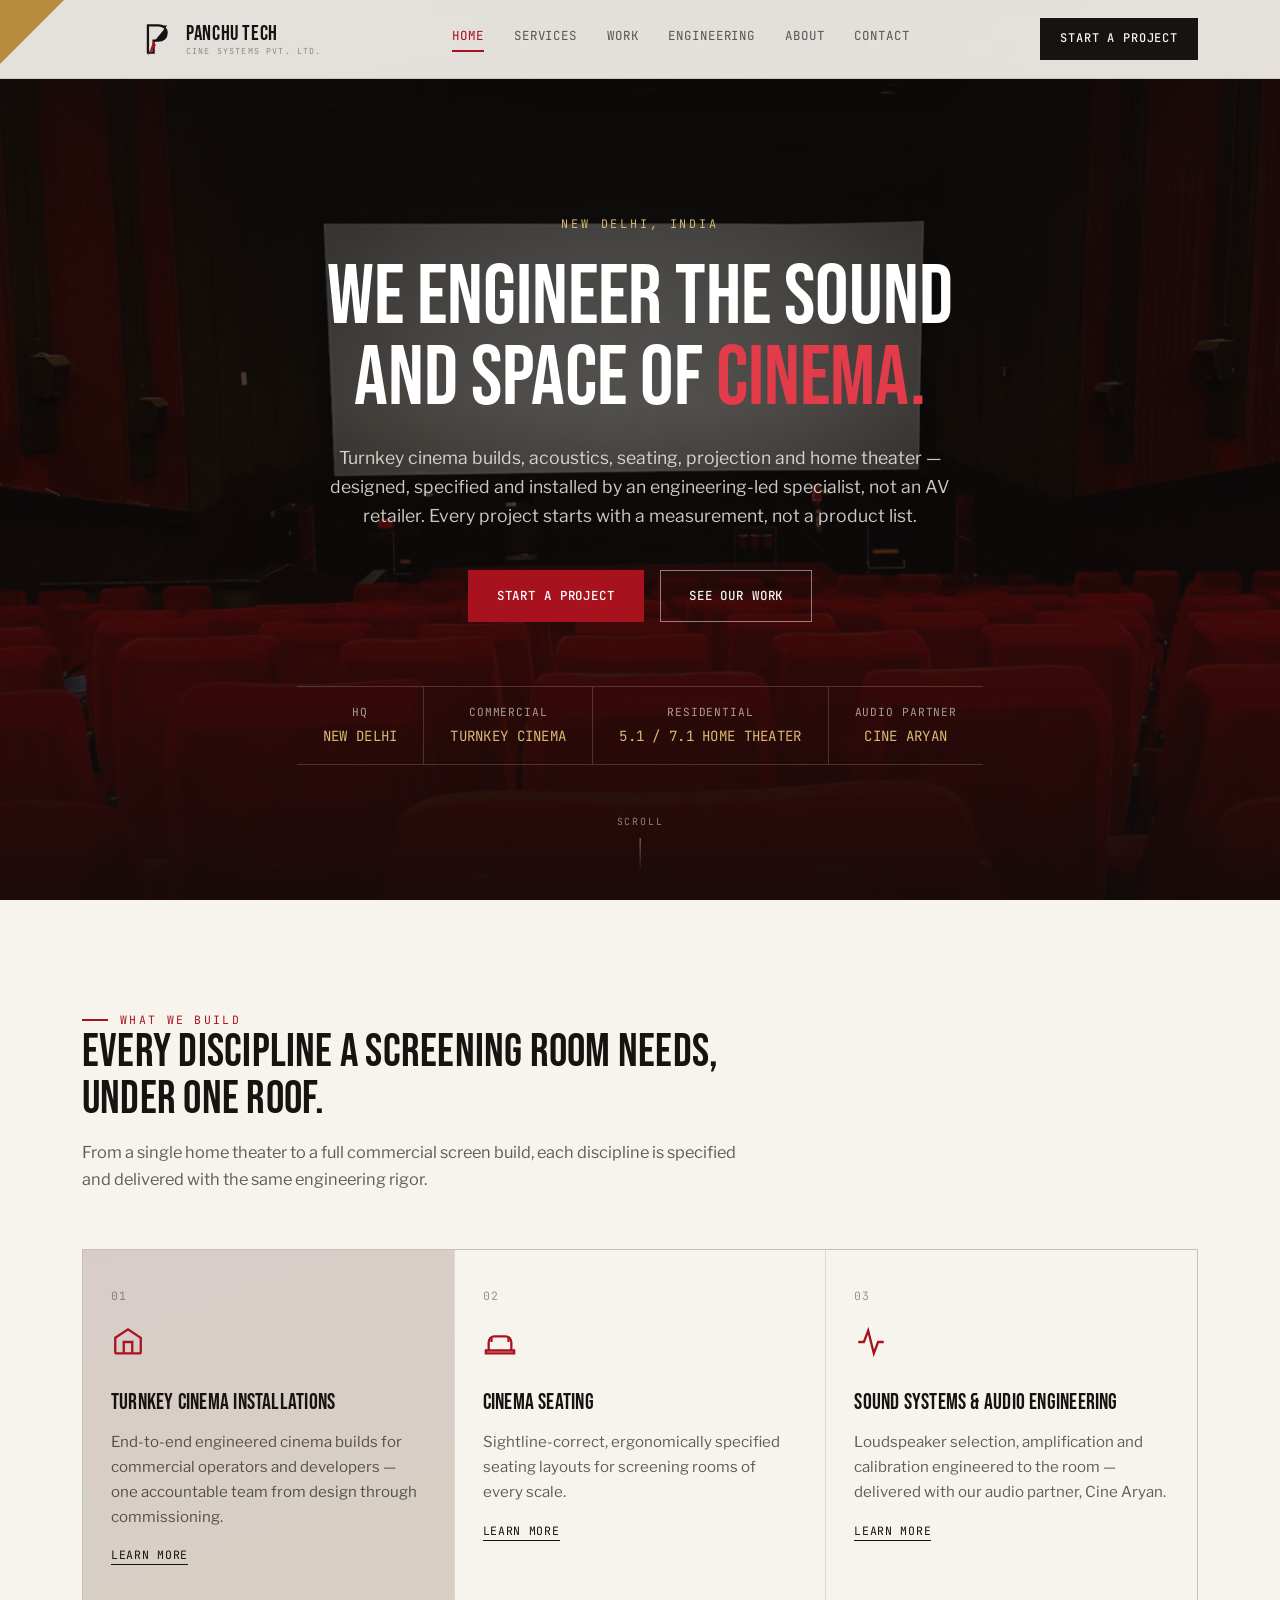
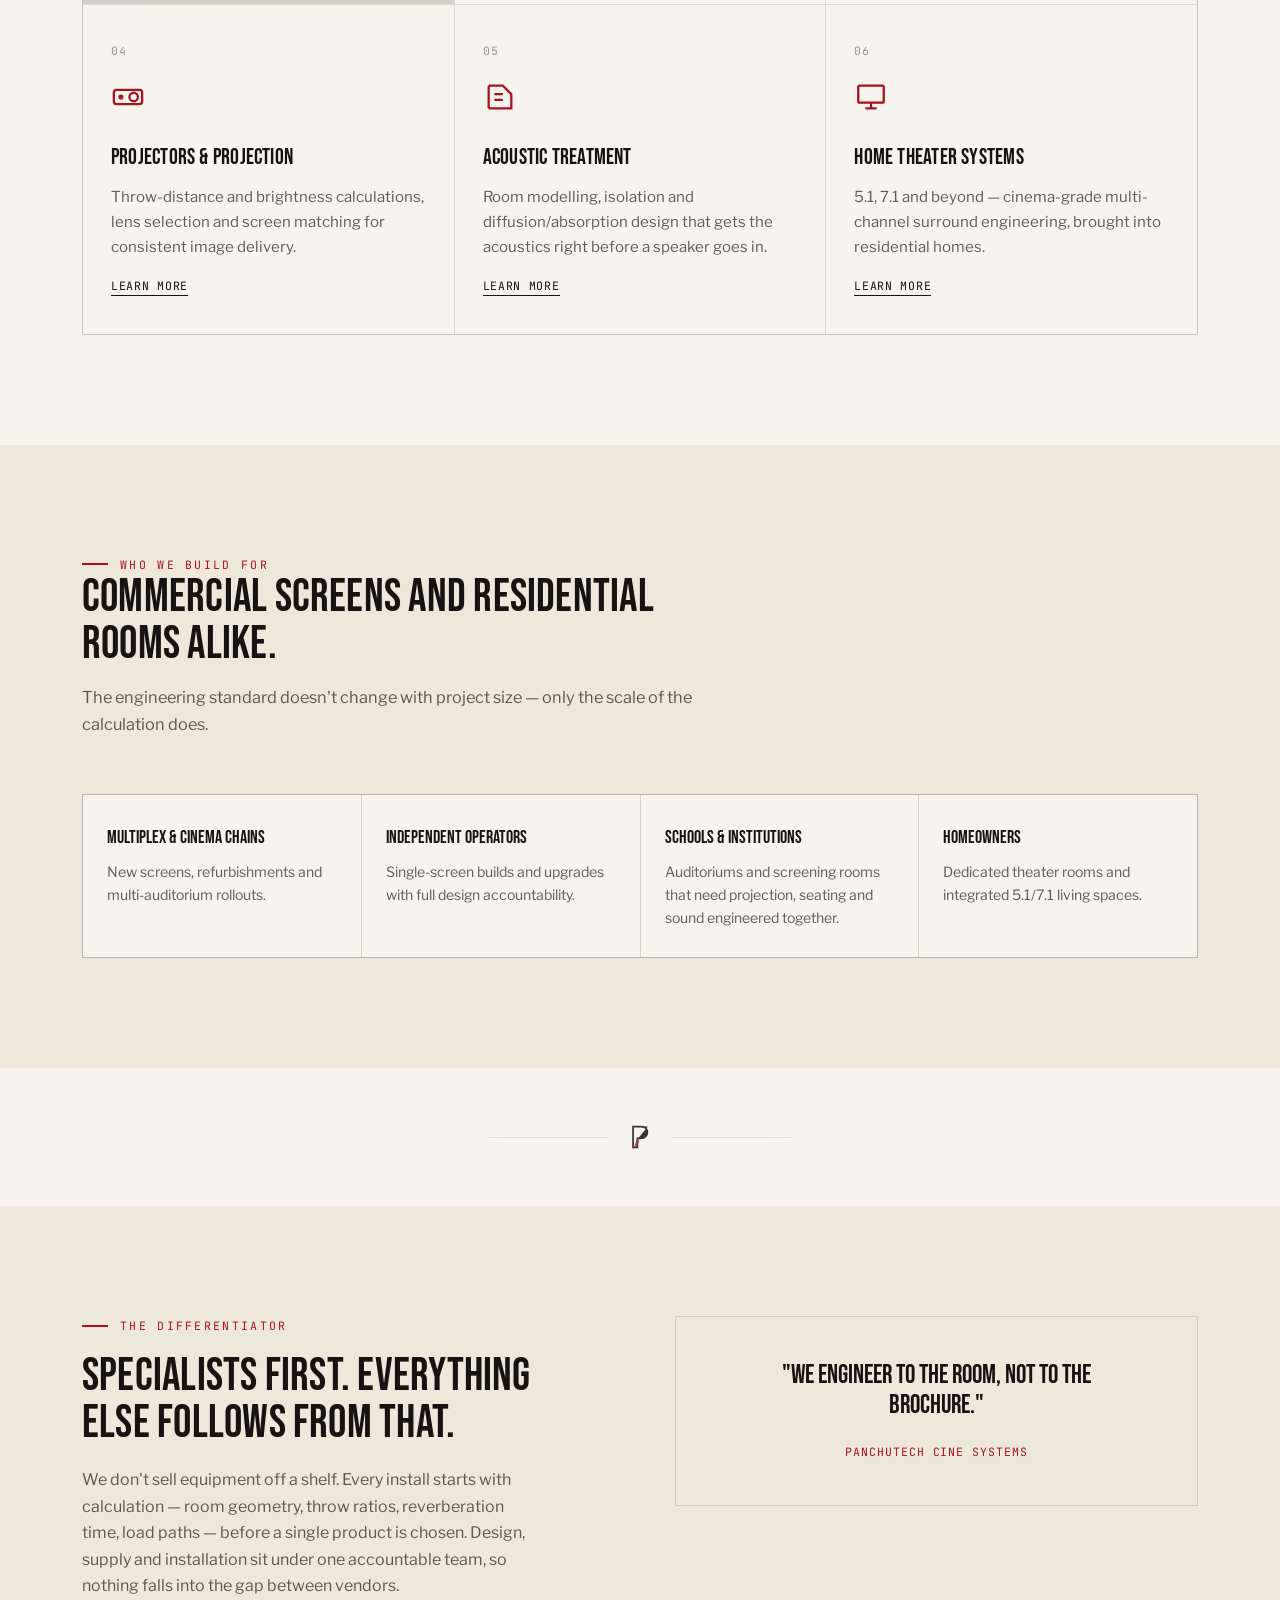
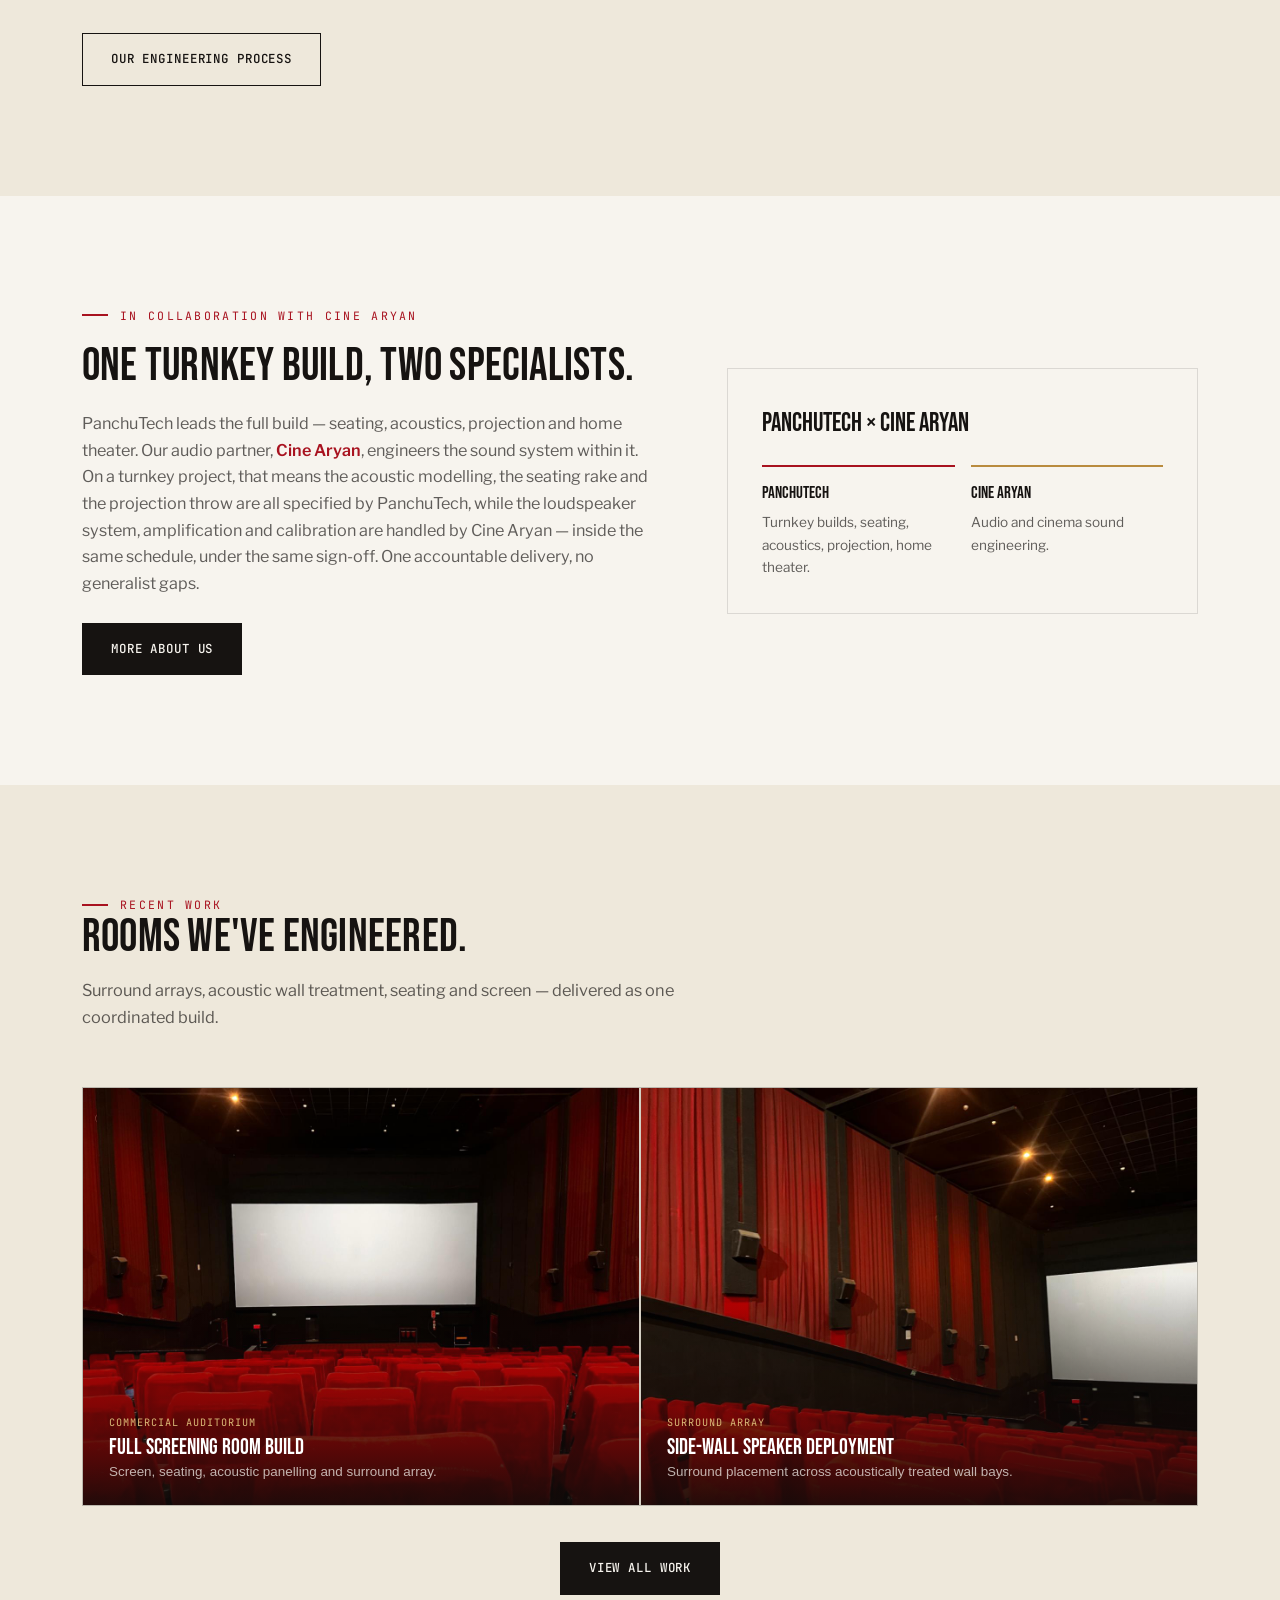
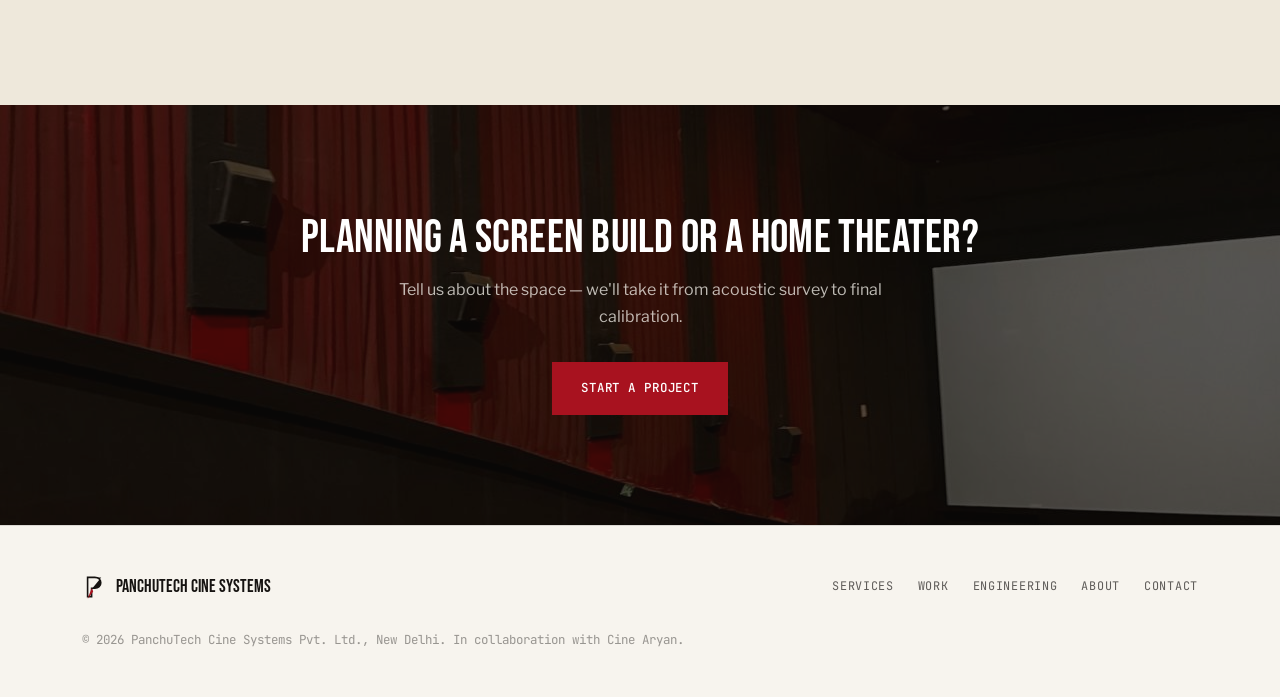
<file: index.html>
<!DOCTYPE html>
<html lang="en">
<head>
<meta charset="UTF-8">
<meta name="viewport" content="width=device-width, initial-scale=1.0">
<title>PanchuTech Cine Systems — Cinema &amp; Home Theater Engineering, New Delhi</title>
<meta name="description" content="PanchuTech Cine Systems Pvt. Ltd. engineers turnkey cinema installations, seating, sound systems, projection, acoustics and home theaters — New Delhi, India.">
<link rel="stylesheet" href="style.css">
</head>
<body>
<div class="corner-accent"></div>

<header>
  <nav>
    <a href="index.html" class="brand">
      <svg viewBox="0 0 60 60" xmlns="http://www.w3.org/2000/svg" aria-hidden="true">
        <path d="M14 6h18c9 0 15 5.5 15 13.5S41 33 32 33H24v21h-10V6z" fill="none" stroke="#161311" stroke-width="4"/>
        <path d="M32 6c9 0 15 5.5 15 13.5S41 33 32 33h-6l22-27z" fill="#161311"/>
        <path d="M24 33L14 60l14-19-4-8z" fill="#A8121F"/>
      </svg>
      <span class="btext">PANCHU TECH<small>Cine Systems Pvt. Ltd.</small></span>
    </a>
    <div class="navlinks">
      <a href="index.html" class="active">Home</a>
      <a href="services.html">Services</a>
      <a href="work.html">Work</a>
      <a href="engineering.html">Engineering</a>
      <a href="about.html">About</a>
      <a href="contact.html">Contact</a>
    </div>
    <a href="contact.html" class="nav-cta">Start a Project</a>
  </nav>
</header>

<section class="hero-photo">
  <div class="hero-bg" style="background-image:url('assets/auditorium-wide.jpg');"></div>
  <div class="hero-scrim"></div>
  <div class="hero-content">
    <div class="eyebrow">New Delhi, India</div>
    <h1>We engineer the sound<br>and space of <span class="accent">cinema.</span></h1>
    <p class="lead">Turnkey cinema builds, acoustics, seating, projection and home theater — designed, specified and installed by an engineering-led specialist, not an AV retailer. Every project starts with a measurement, not a product list.</p>
    <div class="hero-ctas">
      <a href="contact.html" class="btn btn-primary">Start a Project</a>
      <a href="work.html" class="btn btn-ghost">See Our Work</a>
    </div>
    <div class="hero-strip">
      <div>HQ<span>New Delhi</span></div>
      <div>Commercial<span>Turnkey Cinema</span></div>
      <div>Residential<span>5.1 / 7.1 Home Theater</span></div>
      <div>Audio Partner<span>Cine Aryan</span></div>
    </div>
  </div>
  <div class="scroll-hint"><span>Scroll</span><div class="bar"></div></div>
</section>

<section id="services">
  <div class="wrap">
    <div class="section-head reveal">
      <div class="kicker">What We Build</div>
      <h2>Every discipline a screening room needs, under one roof.</h2>
      <p>From a single home theater to a full commercial screen build, each discipline is specified and delivered with the same engineering rigor.</p>
    </div>
    <div class="services-grid">
      <div class="service-card featured reveal">
        <span class="idx">01</span>
        <div class="glyph"><svg viewBox="0 0 24 24" fill="none" stroke="#A8121F" stroke-width="1.6"><path d="M3 9l9-6 9 6v10a1 1 0 01-1 1H4a1 1 0 01-1-1V9z"/><path d="M9 20V12h6v8"/></svg></div>
        <h3>Turnkey Cinema Installations</h3>
        <p>End-to-end engineered cinema builds for commercial operators and developers — one accountable team from design through commissioning.</p>
        <a href="services.html#turnkey" class="card-link">Learn more</a>
      </div>
      <div class="service-card reveal">
        <span class="idx">02</span>
        <div class="glyph"><svg viewBox="0 0 24 24" fill="none" stroke="#A8121F" stroke-width="1.6"><path d="M4 18v-6a4 4 0 014-4h8a4 4 0 014 4v6"/><path d="M2 18h20v2H2z"/><path d="M6 12V9M18 12V9"/></svg></div>
        <h3>Cinema Seating</h3>
        <p>Sightline-correct, ergonomically specified seating layouts for screening rooms of every scale.</p>
        <a href="services.html#seating" class="card-link">Learn more</a>
      </div>
      <div class="service-card reveal">
        <span class="idx">03</span>
        <div class="glyph"><svg viewBox="0 0 24 24" fill="none" stroke="#A8121F" stroke-width="1.6"><path d="M3 12h4l3-8 4 16 3-8h4"/></svg></div>
        <h3>Sound Systems &amp; Audio Engineering</h3>
        <p>Loudspeaker selection, amplification and calibration engineered to the room — delivered with our audio partner, Cine Aryan.</p>
        <a href="services.html#sound" class="card-link">Learn more</a>
      </div>
      <div class="service-card reveal">
        <span class="idx">04</span>
        <div class="glyph"><svg viewBox="0 0 24 24" fill="none" stroke="#A8121F" stroke-width="1.6"><rect x="2" y="7" width="20" height="10" rx="2"/><circle cx="16" cy="12" r="3"/><circle cx="7" cy="12" r="1"/></svg></div>
        <h3>Projectors &amp; Projection</h3>
        <p>Throw-distance and brightness calculations, lens selection and screen matching for consistent image delivery.</p>
        <a href="services.html#projection" class="card-link">Learn more</a>
      </div>
      <div class="service-card reveal">
        <span class="idx">05</span>
        <div class="glyph"><svg viewBox="0 0 24 24" fill="none" stroke="#A8121F" stroke-width="1.6"><path d="M4 4v16M4 4h10l6 6v10H4"/><path d="M8 10h6M8 14h6"/></svg></div>
        <h3>Acoustic Treatment</h3>
        <p>Room modelling, isolation and diffusion/absorption design that gets the acoustics right before a speaker goes in.</p>
        <a href="services.html#acoustics" class="card-link">Learn more</a>
      </div>
      <div class="service-card reveal">
        <span class="idx">06</span>
        <div class="glyph"><svg viewBox="0 0 24 24" fill="none" stroke="#A8121F" stroke-width="1.6"><rect x="3" y="4" width="18" height="12" rx="1"/><path d="M8 20h8M12 16v4"/></svg></div>
        <h3>Home Theater Systems</h3>
        <p>5.1, 7.1 and beyond — cinema-grade multi-channel surround engineering, brought into residential homes.</p>
        <a href="services.html#hometheater" class="card-link">Learn more</a>
      </div>
    </div>
  </div>
</section>

<section class="section-alt">
  <div class="wrap">
    <div class="section-head reveal">
      <div class="kicker">Who We Build For</div>
      <h2>Commercial screens and residential rooms alike.</h2>
      <p>The engineering standard doesn't change with project size — only the scale of the calculation does.</p>
    </div>
    <div class="values-grid reveal">
      <div class="value-card"><h5>Multiplex &amp; Cinema Chains</h5><p>New screens, refurbishments and multi-auditorium rollouts.</p></div>
      <div class="value-card"><h5>Independent Operators</h5><p>Single-screen builds and upgrades with full design accountability.</p></div>
      <div class="value-card"><h5>Schools &amp; Institutions</h5><p>Auditoriums and screening rooms that need projection, seating and sound engineered together.</p></div>
      <div class="value-card"><h5>Homeowners</h5><p>Dedicated theater rooms and integrated 5.1/7.1 living spaces.</p></div>
    </div>
  </div>
</section>

<div class="mark-divider" aria-hidden="true">
  <div class="line"></div>
  <svg viewBox="0 0 60 60"><path d="M14 6h18c9 0 15 5.5 15 13.5S41 33 32 33H24v21h-10V6z" fill="none" stroke="#161311" stroke-width="4"/><path d="M32 6c9 0 15 5.5 15 13.5S41 33 32 33h-6l22-27z" fill="#161311"/><path d="M24 33L14 60l14-19-4-8z" fill="#A8121F"/></svg>
  <div class="line"></div>
</div>

<section class="section-alt">
  <div class="wrap eng-grid">
    <div class="reveal">
      <div class="kicker">The Differentiator</div>
      <h2 style="margin:18px 0 20px;">Specialists first. Everything else follows from that.</h2>
      <p style="color:var(--ink-soft); max-width:460px;">We don't sell equipment off a shelf. Every install starts with calculation — room geometry, throw ratios, reverberation time, load paths — before a single product is chosen. Design, supply and installation sit under one accountable team, so nothing falls into the gap between vendors.</p>
      <div style="margin-top:10px;"><a href="engineering.html" class="btn btn-ghost" style="margin-top:24px;">Our Engineering Process</a></div>
    </div>
    <div class="quote-panel reveal">
      <blockquote>"We engineer to the room, not to the brochure."</blockquote>
      <cite>PanchuTech Cine Systems</cite>
    </div>
  </div>
</section>

<section>
  <div class="wrap about-section">
    <div class="about-copy reveal">
      <div class="kicker">In Collaboration With Cine Aryan</div>
      <h2 style="margin:18px 0 20px;">One turnkey build, two specialists.</h2>
      <p>PanchuTech leads the full build — seating, acoustics, projection and home theater. Our audio partner, <strong>Cine Aryan</strong>, engineers the sound system within it. On a turnkey project, that means the acoustic modelling, the seating rake and the projection throw are all specified by PanchuTech, while the loudspeaker system, amplification and calibration are handled by Cine Aryan — inside the same schedule, under the same sign-off. One accountable delivery, no generalist gaps.</p>
      <a href="about.html" class="btn btn-dark" style="margin-top:8px;">More About Us</a>
    </div>
    <div class="collab-card reveal">
      <h4>PanchuTech × Cine Aryan</h4>
      <div class="collab-split">
        <div><strong>PanchuTech</strong>Turnkey builds, seating, acoustics, projection, home theater.</div>
        <div><strong>Cine Aryan</strong>Audio and cinema sound engineering.</div>
      </div>
    </div>
  </div>
</section>

<section class="section-alt">
  <div class="wrap">
    <div class="section-head reveal">
      <div class="kicker">Recent Work</div>
      <h2>Rooms we've engineered.</h2>
      <p>Surround arrays, acoustic wall treatment, seating and screen — delivered as one coordinated build.</p>
    </div>
    <div class="work-grid reveal">
      <button class="work-tile" data-full="assets/auditorium-wide.jpg" data-cap="Completed auditorium — screen, seating and acoustic treatment">
        <img src="assets/auditorium-wide.jpg" alt="Completed cinema auditorium with red seating and screen">
        <span class="wt-overlay">
          <span class="wt-label">Commercial Auditorium</span>
          <h4>Full Screening Room Build</h4>
          <p>Screen, seating, acoustic panelling and surround array.</p>
        </span>
      </button>
      <button class="work-tile" data-full="assets/auditorium-surrounds.jpg" data-cap="Surround loudspeaker array on treated side wall">
        <img src="assets/auditorium-surrounds.jpg" alt="Surround speaker array mounted along treated auditorium side wall">
        <span class="wt-overlay">
          <span class="wt-label">Surround Array</span>
          <h4>Side-Wall Speaker Deployment</h4>
          <p>Surround placement across acoustically treated wall bays.</p>
        </span>
      </button>
    </div>
    <div style="text-align:center; margin-top:36px;">
      <a href="work.html" class="btn btn-dark reveal">View All Work</a>
    </div>
  </div>
</section>

<section class="cta-band">
  <div class="cb-bg" style="background-image:url('assets/auditorium-surrounds.jpg');"></div>
  <div class="wrap cb-inner">
    <h2 class="reveal">Planning a screen build or a home theater?</h2>
    <p>Tell us about the space — we'll take it from acoustic survey to final calibration.</p>
    <a href="contact.html" class="btn btn-primary reveal">Start a Project</a>
  </div>
</section>

<footer>
  <div class="wrap">
    <div class="footer-row">
      <div class="f-brand">
        <svg viewBox="0 0 60 60"><path d="M14 6h18c9 0 15 5.5 15 13.5S41 33 32 33H24v21h-10V6z" fill="none" stroke="#161311" stroke-width="4"/><path d="M32 6c9 0 15 5.5 15 13.5S41 33 32 33h-6l22-27z" fill="#161311"/><path d="M24 33L14 60l14-19-4-8z" fill="#A8121F"/></svg>
        PanchuTech Cine Systems
      </div>
      <div class="footer-links">
        <a href="services.html">Services</a>
        <a href="work.html">Work</a>
        <a href="engineering.html">Engineering</a>
        <a href="about.html">About</a>
        <a href="contact.html">Contact</a>
      </div>
    </div>
    <div class="footer-bottom">© 2026 PanchuTech Cine Systems Pvt. Ltd., New Delhi. In collaboration with Cine Aryan.</div>
  </div>
</footer>

<script>
const obs=new IntersectionObserver(es=>es.forEach(e=>{if(e.isIntersecting){e.target.classList.add('in');obs.unobserve(e.target);}}),{threshold:0.12});
document.querySelectorAll('.reveal').forEach(el=>obs.observe(el));

</script>
</body>
</html>
</file>
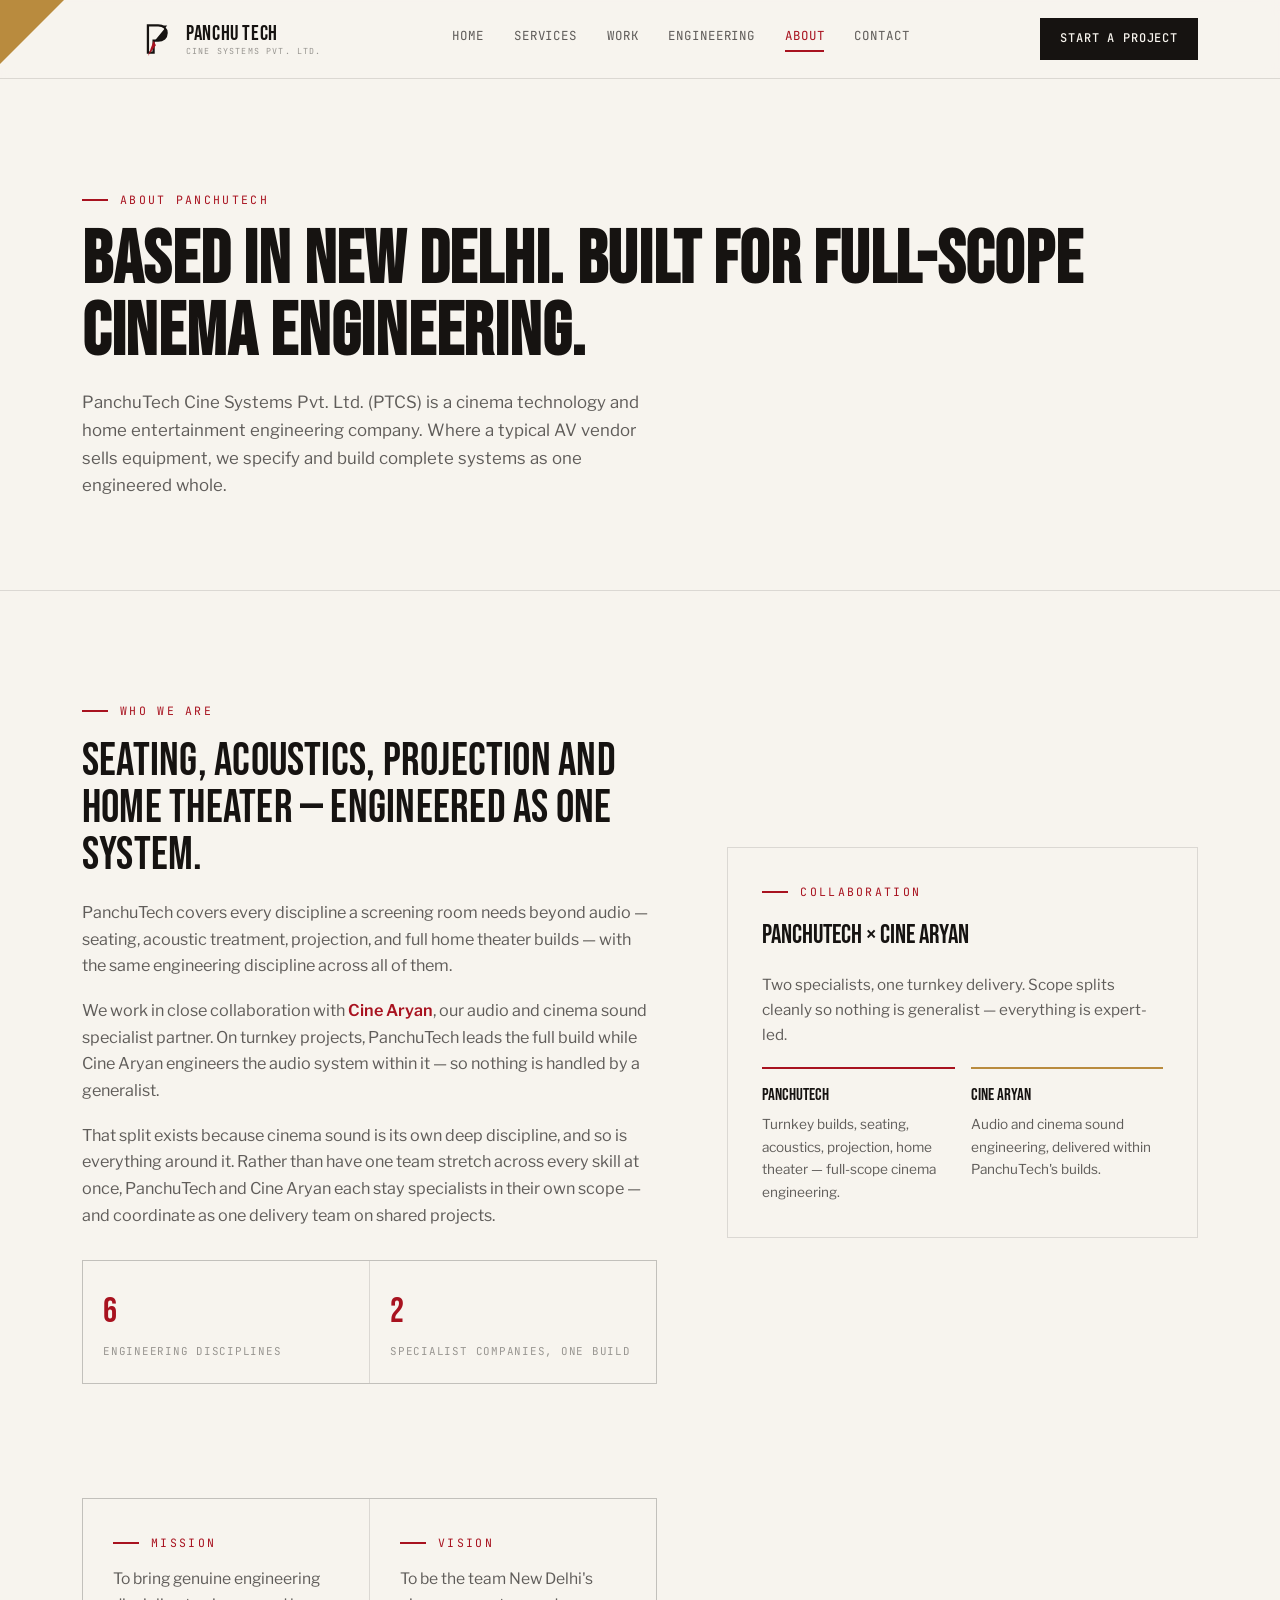
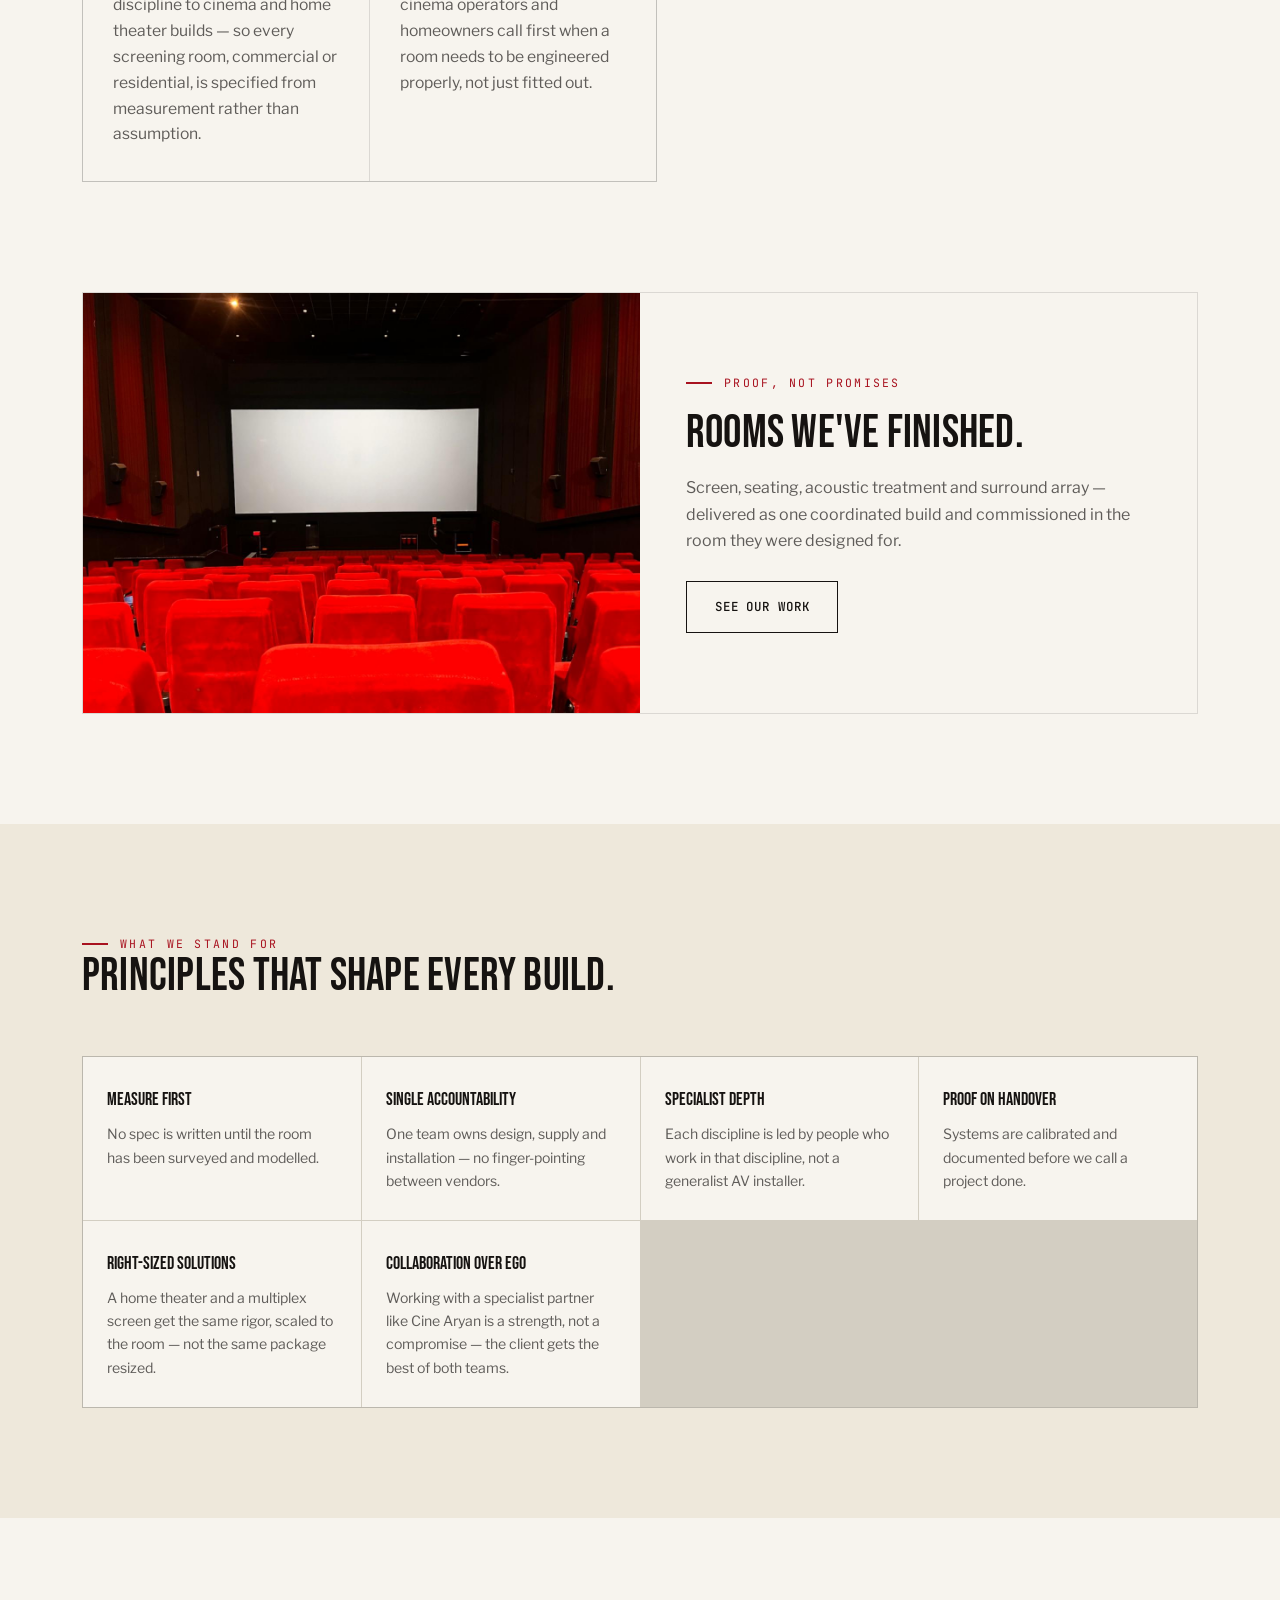
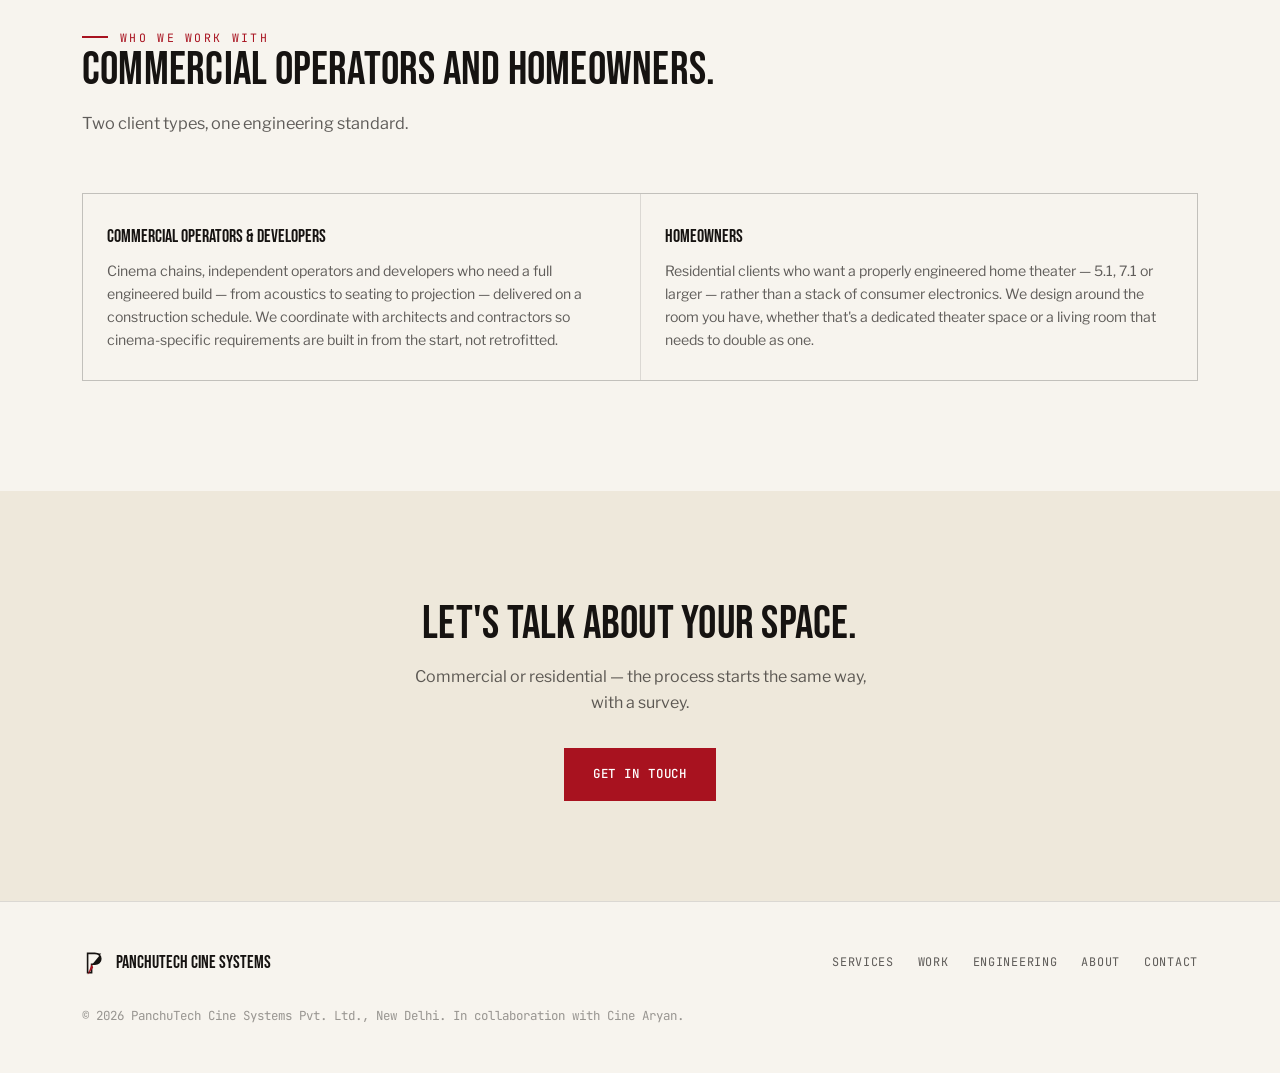
<file: about.html>
<!DOCTYPE html>
<html lang="en">
<head>
<meta charset="UTF-8">
<meta name="viewport" content="width=device-width, initial-scale=1.0">
<title>About — PanchuTech Cine Systems</title>
<meta name="description" content="PanchuTech Cine Systems Pvt. Ltd. is a New Delhi-based cinema technology and home entertainment engineering company, in collaboration with Cine Aryan.">
<link rel="stylesheet" href="style.css">
</head>
<body>
<div class="corner-accent"></div>
<header>
  <nav>
    <a href="index.html" class="brand">
      <svg viewBox="0 0 60 60" aria-hidden="true"><path d="M14 6h18c9 0 15 5.5 15 13.5S41 33 32 33H24v21h-10V6z" fill="none" stroke="#161311" stroke-width="4"/><path d="M32 6c9 0 15 5.5 15 13.5S41 33 32 33h-6l22-27z" fill="#161311"/><path d="M24 33L14 60l14-19-4-8z" fill="#A8121F"/></svg>
      <span class="btext">PANCHU TECH<small>Cine Systems Pvt. Ltd.</small></span>
    </a>
    <div class="navlinks">
      <a href="index.html">Home</a>
      <a href="services.html">Services</a>
      <a href="work.html">Work</a>
      <a href="engineering.html">Engineering</a>
      <a href="about.html" class="active">About</a>
      <a href="contact.html">Contact</a>
    </div>
    <a href="contact.html" class="nav-cta">Start a Project</a>
  </nav>
</header>

<section class="page-hero">
  <div class="wrap">
    <div class="kicker">About PanchuTech</div>
    <h1>Based in New Delhi. Built for full-scope cinema engineering.</h1>
    <p>PanchuTech Cine Systems Pvt. Ltd. (PTCS) is a cinema technology and home entertainment engineering company. Where a typical AV vendor sells equipment, we specify and build complete systems as one engineered whole.</p>
  </div>
</section>

<section>
  <div class="wrap about-section">
    <div class="about-copy reveal">
      <div class="kicker">Who We Are</div>
      <h2 style="margin:18px 0 20px;">Seating, acoustics, projection and home theater — engineered as one system.</h2>
      <p>PanchuTech covers every discipline a screening room needs beyond audio — seating, acoustic treatment, projection, and full home theater builds — with the same engineering discipline across all of them.</p>
      <p>We work in close collaboration with <strong>Cine Aryan</strong>, our audio and cinema sound specialist partner. On turnkey projects, PanchuTech leads the full build while Cine Aryan engineers the audio system within it — so nothing is handled by a generalist.</p>
      <p>That split exists because cinema sound is its own deep discipline, and so is everything around it. Rather than have one team stretch across every skill at once, PanchuTech and Cine Aryan each stay specialists in their own scope — and coordinate as one delivery team on shared projects.</p>
      <div class="stat-row">
        <div class="stat"><div class="n">6</div><div class="l">Engineering Disciplines</div></div>
        <div class="stat"><div class="n">2</div><div class="l">Specialist Companies, One Build</div></div>
      </div>
    </div>
    <div class="collab-card reveal">
      <div class="kicker" style="margin-bottom:14px;">Collaboration</div>
      <h4>PanchuTech × Cine Aryan</h4>
      <p>Two specialists, one turnkey delivery. Scope splits cleanly so nothing is generalist — everything is expert-led.</p>
      <div class="collab-split">
        <div><strong>PanchuTech</strong>Turnkey builds, seating, acoustics, projection, home theater — full-scope cinema engineering.</div>
        <div><strong>Cine Aryan</strong>Audio and cinema sound engineering, delivered within PanchuTech's builds.</div>
      </div>
    </div>
    <div class="mv-split reveal">
      <div class="mv-card">
        <div class="kicker">Mission</div>
        <p>To bring genuine engineering discipline to cinema and home theater builds — so every screening room, commercial or residential, is specified from measurement rather than assumption.</p>
      </div>
      <div class="mv-card">
        <div class="kicker">Vision</div>
        <p>To be the team New Delhi's cinema operators and homeowners call first when a room needs to be engineered properly, not just fitted out.</p>
      </div>
    </div>
  </div>
</section>

<section style="padding-top:0;">
  <div class="wrap">
    <div class="img-split reveal">
      <div class="is-photo" style="background-image:url('assets/auditorium-wide.jpg');"></div>
      <div class="is-copy">
        <div class="kicker">Proof, Not Promises</div>
        <h2>Rooms we've finished.</h2>
        <p>Screen, seating, acoustic treatment and surround array — delivered as one coordinated build and commissioned in the room they were designed for.</p>
        <a href="work.html" class="btn btn-ghost" style="align-self:flex-start; margin-top:12px;">See Our Work</a>
      </div>
    </div>
  </div>
</section>

<section class="section-alt">
  <div class="wrap">
    <div class="section-head reveal">
      <div class="kicker">What We Stand For</div>
      <h2>Principles that shape every build.</h2>
    </div>
    <div class="values-grid reveal">
      <div class="value-card"><h5>Measure First</h5><p>No spec is written until the room has been surveyed and modelled.</p></div>
      <div class="value-card"><h5>Single Accountability</h5><p>One team owns design, supply and installation — no finger-pointing between vendors.</p></div>
      <div class="value-card"><h5>Specialist Depth</h5><p>Each discipline is led by people who work in that discipline, not a generalist AV installer.</p></div>
      <div class="value-card"><h5>Proof on Handover</h5><p>Systems are calibrated and documented before we call a project done.</p></div>
      <div class="value-card"><h5>Right-Sized Solutions</h5><p>A home theater and a multiplex screen get the same rigor, scaled to the room — not the same package resized.</p></div>
      <div class="value-card"><h5>Collaboration Over Ego</h5><p>Working with a specialist partner like Cine Aryan is a strength, not a compromise — the client gets the best of both teams.</p></div>
    </div>
  </div>
</section>

<section>
  <div class="wrap">
    <div class="section-head reveal">
      <div class="kicker">Who We Work With</div>
      <h2>Commercial operators and homeowners.</h2>
      <p>Two client types, one engineering standard.</p>
    </div>
    <div class="values-grid reveal" style="grid-template-columns:repeat(2,1fr);">
      <div class="value-card"><h5>Commercial Operators &amp; Developers</h5><p>Cinema chains, independent operators and developers who need a full engineered build — from acoustics to seating to projection — delivered on a construction schedule. We coordinate with architects and contractors so cinema-specific requirements are built in from the start, not retrofitted.</p></div>
      <div class="value-card"><h5>Homeowners</h5><p>Residential clients who want a properly engineered home theater — 5.1, 7.1 or larger — rather than a stack of consumer electronics. We design around the room you have, whether that's a dedicated theater space or a living room that needs to double as one.</p></div>
    </div>
  </div>
</section>

<section class="section-alt" style="padding-bottom:100px;">
  <div class="wrap" style="text-align:center;">
    <h2 class="reveal">Let's talk about your space.</h2>
    <p style="color:var(--ink-soft); max-width:480px; margin:16px auto 32px;">Commercial or residential — the process starts the same way, with a survey.</p>
    <a href="contact.html" class="btn btn-primary reveal">Get in Touch</a>
  </div>
</section>

<footer>
  <div class="wrap">
    <div class="footer-row">
      <div class="f-brand">
        <svg viewBox="0 0 60 60"><path d="M14 6h18c9 0 15 5.5 15 13.5S41 33 32 33H24v21h-10V6z" fill="none" stroke="#161311" stroke-width="4"/><path d="M32 6c9 0 15 5.5 15 13.5S41 33 32 33h-6l22-27z" fill="#161311"/><path d="M24 33L14 60l14-19-4-8z" fill="#A8121F"/></svg>
        PanchuTech Cine Systems
      </div>
      <div class="footer-links">
        <a href="services.html">Services</a>
        <a href="work.html">Work</a>
        <a href="engineering.html">Engineering</a>
        <a href="about.html">About</a>
        <a href="contact.html">Contact</a>
      </div>
    </div>
    <div class="footer-bottom">© 2026 PanchuTech Cine Systems Pvt. Ltd., New Delhi. In collaboration with Cine Aryan.</div>
  </div>
</footer>
<script>
const obs=new IntersectionObserver(es=>es.forEach(e=>{if(e.isIntersecting){e.target.classList.add('in');obs.unobserve(e.target);}}),{threshold:0.12});
document.querySelectorAll('.reveal').forEach(el=>obs.observe(el));

</script>
</body>
</html>
</file>
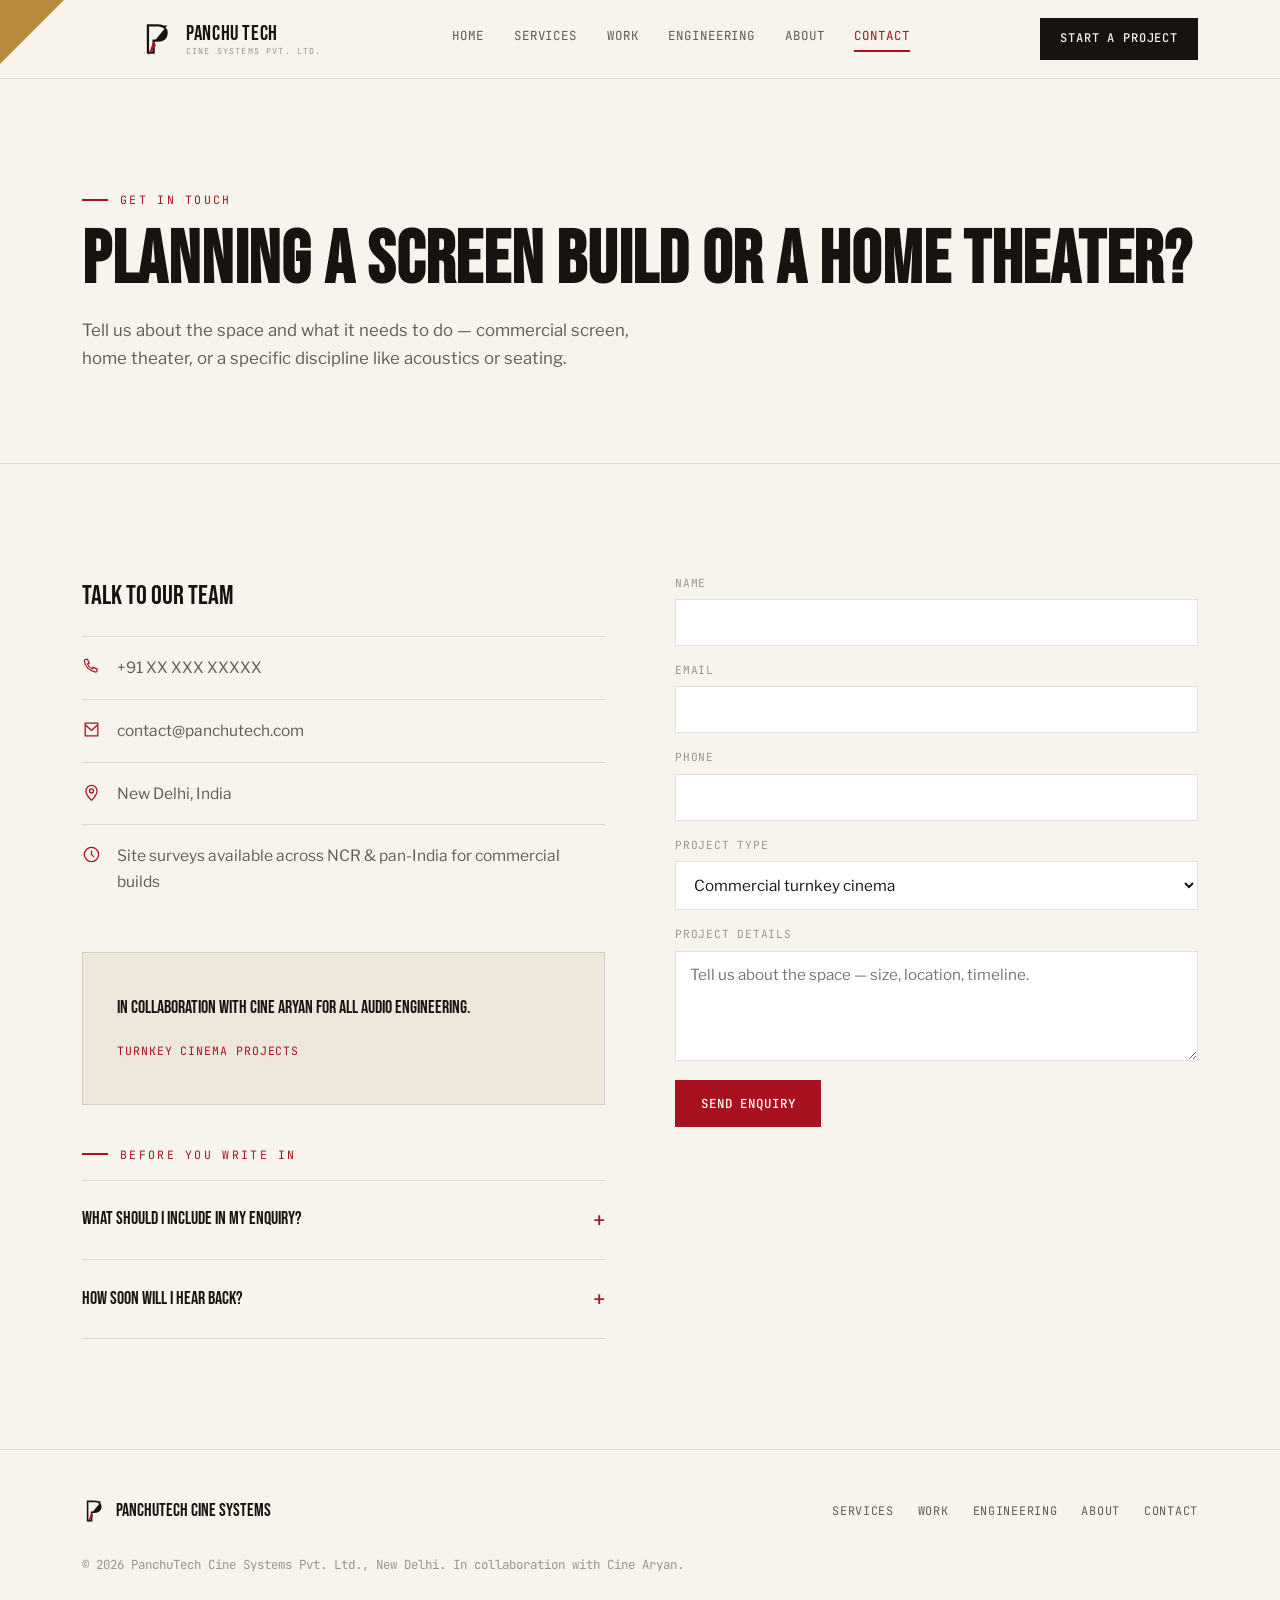
<file: contact.html>
<!DOCTYPE html>
<html lang="en">
<head>
<meta charset="UTF-8">
<meta name="viewport" content="width=device-width, initial-scale=1.0">
<title>Contact — PanchuTech Cine Systems</title>
<meta name="description" content="Get in touch with PanchuTech Cine Systems Pvt. Ltd. for turnkey cinema, home theater, acoustics, seating and projection projects.">
<link rel="stylesheet" href="style.css">
</head>
<body>
<div class="corner-accent"></div>
<header>
  <nav>
    <a href="index.html" class="brand">
      <svg viewBox="0 0 60 60" aria-hidden="true"><path d="M14 6h18c9 0 15 5.5 15 13.5S41 33 32 33H24v21h-10V6z" fill="none" stroke="#161311" stroke-width="4"/><path d="M32 6c9 0 15 5.5 15 13.5S41 33 32 33h-6l22-27z" fill="#161311"/><path d="M24 33L14 60l14-19-4-8z" fill="#A8121F"/></svg>
      <span class="btext">PANCHU TECH<small>Cine Systems Pvt. Ltd.</small></span>
    </a>
    <div class="navlinks">
      <a href="index.html">Home</a>
      <a href="services.html">Services</a>
      <a href="work.html">Work</a>
      <a href="engineering.html">Engineering</a>
      <a href="about.html">About</a>
      <a href="contact.html" class="active">Contact</a>
    </div>
    <a href="contact.html" class="nav-cta">Start a Project</a>
  </nav>
</header>

<section class="page-hero">
  <div class="wrap">
    <div class="kicker">Get In Touch</div>
    <h1>Planning a screen build or a home theater?</h1>
    <p>Tell us about the space and what it needs to do — commercial screen, home theater, or a specific discipline like acoustics or seating.</p>
  </div>
</section>

<section>
  <div class="wrap contact-grid">
    <div class="contact-info reveal">
      <h3>Talk to our team</h3>
      <div class="contact-line">
        <svg viewBox="0 0 24 24" fill="none" stroke="currentColor" stroke-width="1.6"><path d="M3 5a2 2 0 012-2h2l2 5-2 1a11 11 0 006 6l1-2 5 2v2a2 2 0 01-2 2A16 16 0 013 5z"/></svg>
        <a href="tel:+91">+91 XX XXX XXXXX</a>
      </div>
      <div class="contact-line">
        <svg viewBox="0 0 24 24" fill="none" stroke="currentColor" stroke-width="1.6"><path d="M4 4h16v16H4z"/><path d="M4 6l8 7 8-7"/></svg>
        <a href="mailto:contact@panchutech.com">contact@panchutech.com</a>
      </div>
      <div class="contact-line">
        <svg viewBox="0 0 24 24" fill="none" stroke="currentColor" stroke-width="1.6"><path d="M12 22s7-7.2 7-12a7 7 0 10-14 0c0 4.8 7 12 7 12z"/><circle cx="12" cy="10" r="2.5"/></svg>
        <span>New Delhi, India</span>
      </div>
      <div class="contact-line">
        <svg viewBox="0 0 24 24" fill="none" stroke="currentColor" stroke-width="1.6"><circle cx="12" cy="12" r="9"/><path d="M12 7v5l3 3"/></svg>
        <span>Site surveys available across NCR &amp; pan-India for commercial builds</span>
      </div>
      <div class="quote-panel" style="margin-top:40px; text-align:left; align-items:flex-start;">
        <blockquote style="font-size:1.15rem;">In collaboration with Cine Aryan for all audio engineering.</blockquote>
        <cite>Turnkey Cinema Projects</cite>
      </div>
      <div style="margin-top:40px;">
        <div class="kicker" style="margin-bottom:16px;">Before You Write In</div>
        <div class="faq-list" style="border-top:none;">
          <details class="faq-item" style="border-top:1px solid var(--line);">
            <summary>What should I include in my enquiry?</summary>
            <p>Room size or a floor plan if you have one, the project type, general location, and rough timeline. A site survey usually follows once we understand the basics.</p>
          </details>
          <details class="faq-item">
            <summary>How soon will I hear back?</summary>
            <p>We aim to respond to every enquiry within a couple of working days to arrange next steps or a site visit.</p>
          </details>
        </div>
      </div>
    </div>
    <form class="reveal" onsubmit="event.preventDefault(); this.reset(); alert('Thanks — we will get back to you shortly.');">
      <div class="field"><label for="name">Name</label><input id="name" name="name" type="text" required></div>
      <div class="field"><label for="email">Email</label><input id="email" name="email" type="email" required></div>
      <div class="field"><label for="phone">Phone</label><input id="phone" name="phone" type="tel"></div>
      <div class="field"><label for="type">Project type</label>
        <select id="type" name="type">
          <option>Commercial turnkey cinema</option>
          <option>Home theater (5.1 / 7.1)</option>
          <option>Acoustic treatment</option>
          <option>Seating</option>
          <option>Projection</option>
          <option>Sound system</option>
          <option>Other</option>
        </select>
      </div>
      <div class="field"><label for="msg">Project details</label><textarea id="msg" name="msg" required placeholder="Tell us about the space — size, location, timeline."></textarea></div>
      <button class="submit-btn" type="submit">Send Enquiry</button>
    </form>
  </div>
</section>

<footer>
  <div class="wrap">
    <div class="footer-row">
      <div class="f-brand">
        <svg viewBox="0 0 60 60"><path d="M14 6h18c9 0 15 5.5 15 13.5S41 33 32 33H24v21h-10V6z" fill="none" stroke="#161311" stroke-width="4"/><path d="M32 6c9 0 15 5.5 15 13.5S41 33 32 33h-6l22-27z" fill="#161311"/><path d="M24 33L14 60l14-19-4-8z" fill="#A8121F"/></svg>
        PanchuTech Cine Systems
      </div>
      <div class="footer-links">
        <a href="services.html">Services</a>
        <a href="work.html">Work</a>
        <a href="engineering.html">Engineering</a>
        <a href="about.html">About</a>
        <a href="contact.html">Contact</a>
      </div>
    </div>
    <div class="footer-bottom">© 2026 PanchuTech Cine Systems Pvt. Ltd., New Delhi. In collaboration with Cine Aryan.</div>
  </div>
</footer>
<script>
const obs=new IntersectionObserver(es=>es.forEach(e=>{if(e.isIntersecting){e.target.classList.add('in');obs.unobserve(e.target);}}),{threshold:0.12});
document.querySelectorAll('.reveal').forEach(el=>obs.observe(el));

</script>
</body>
</html>
</file>
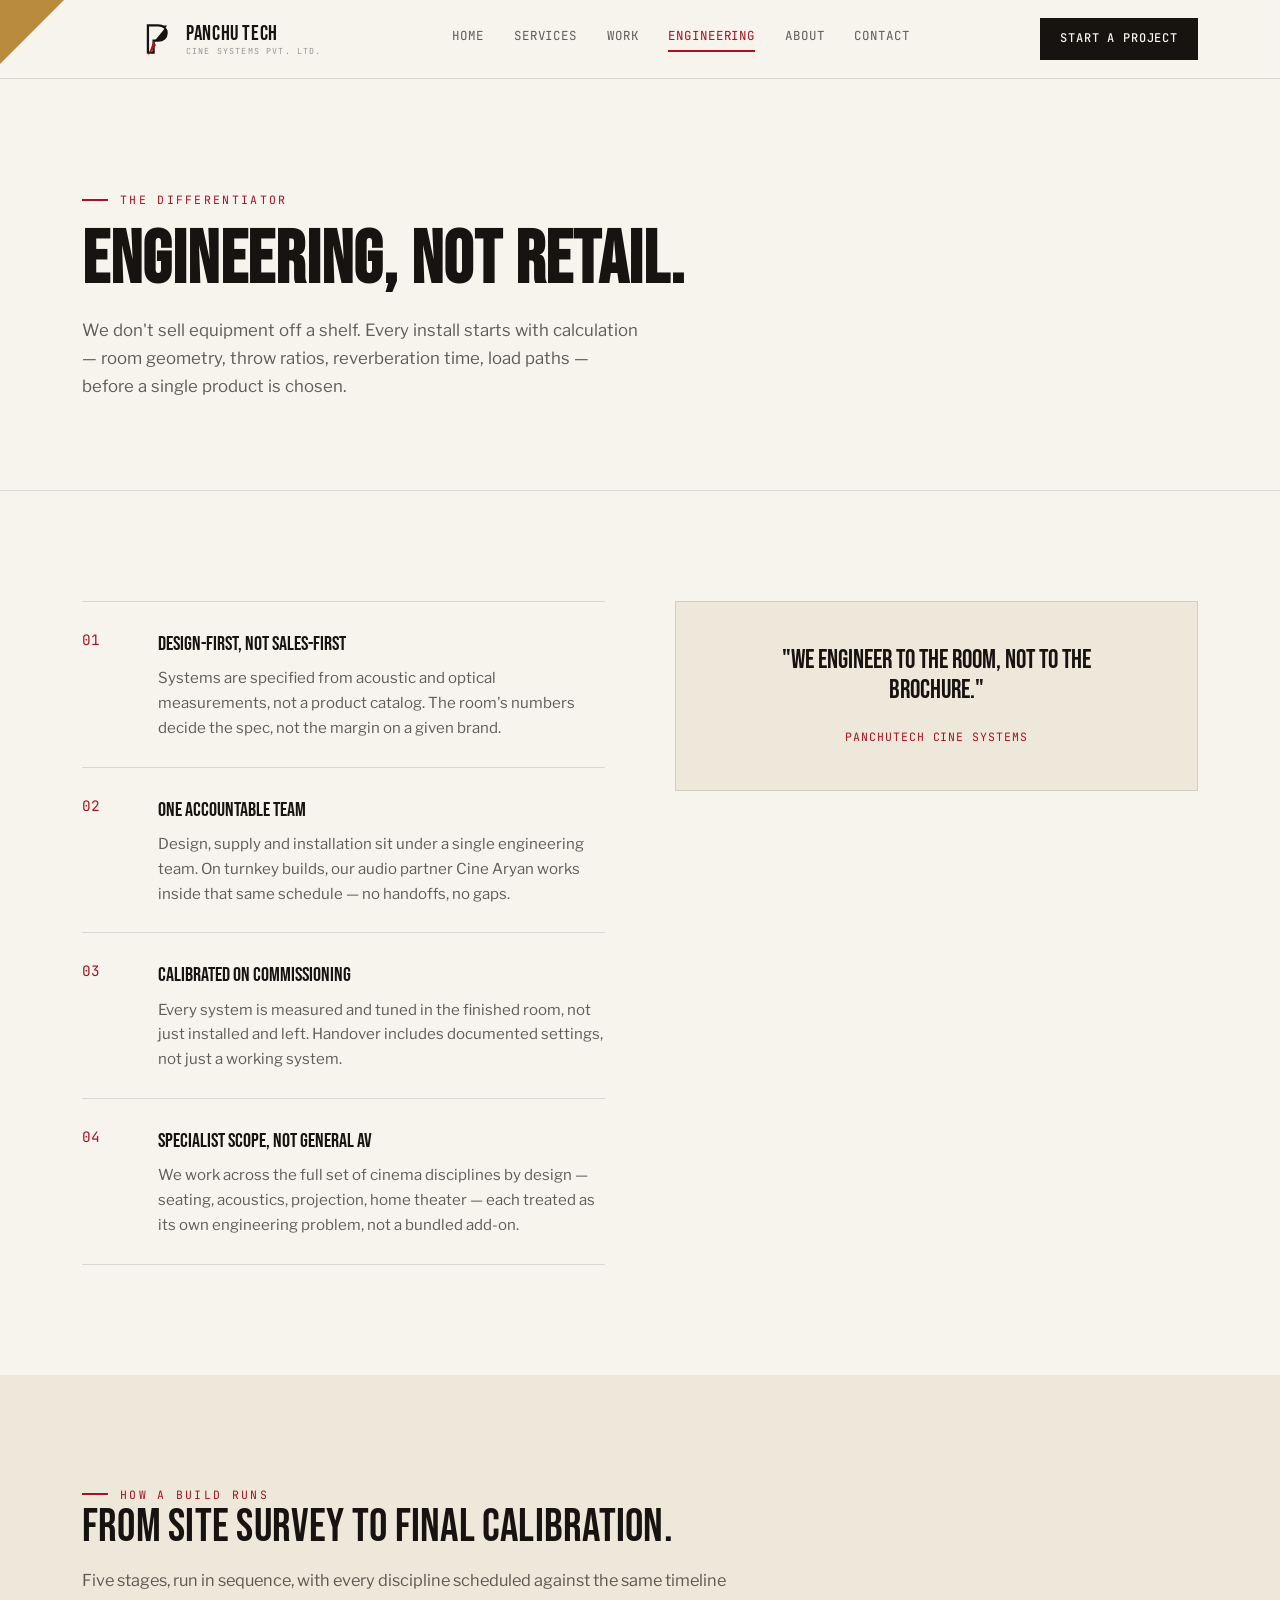
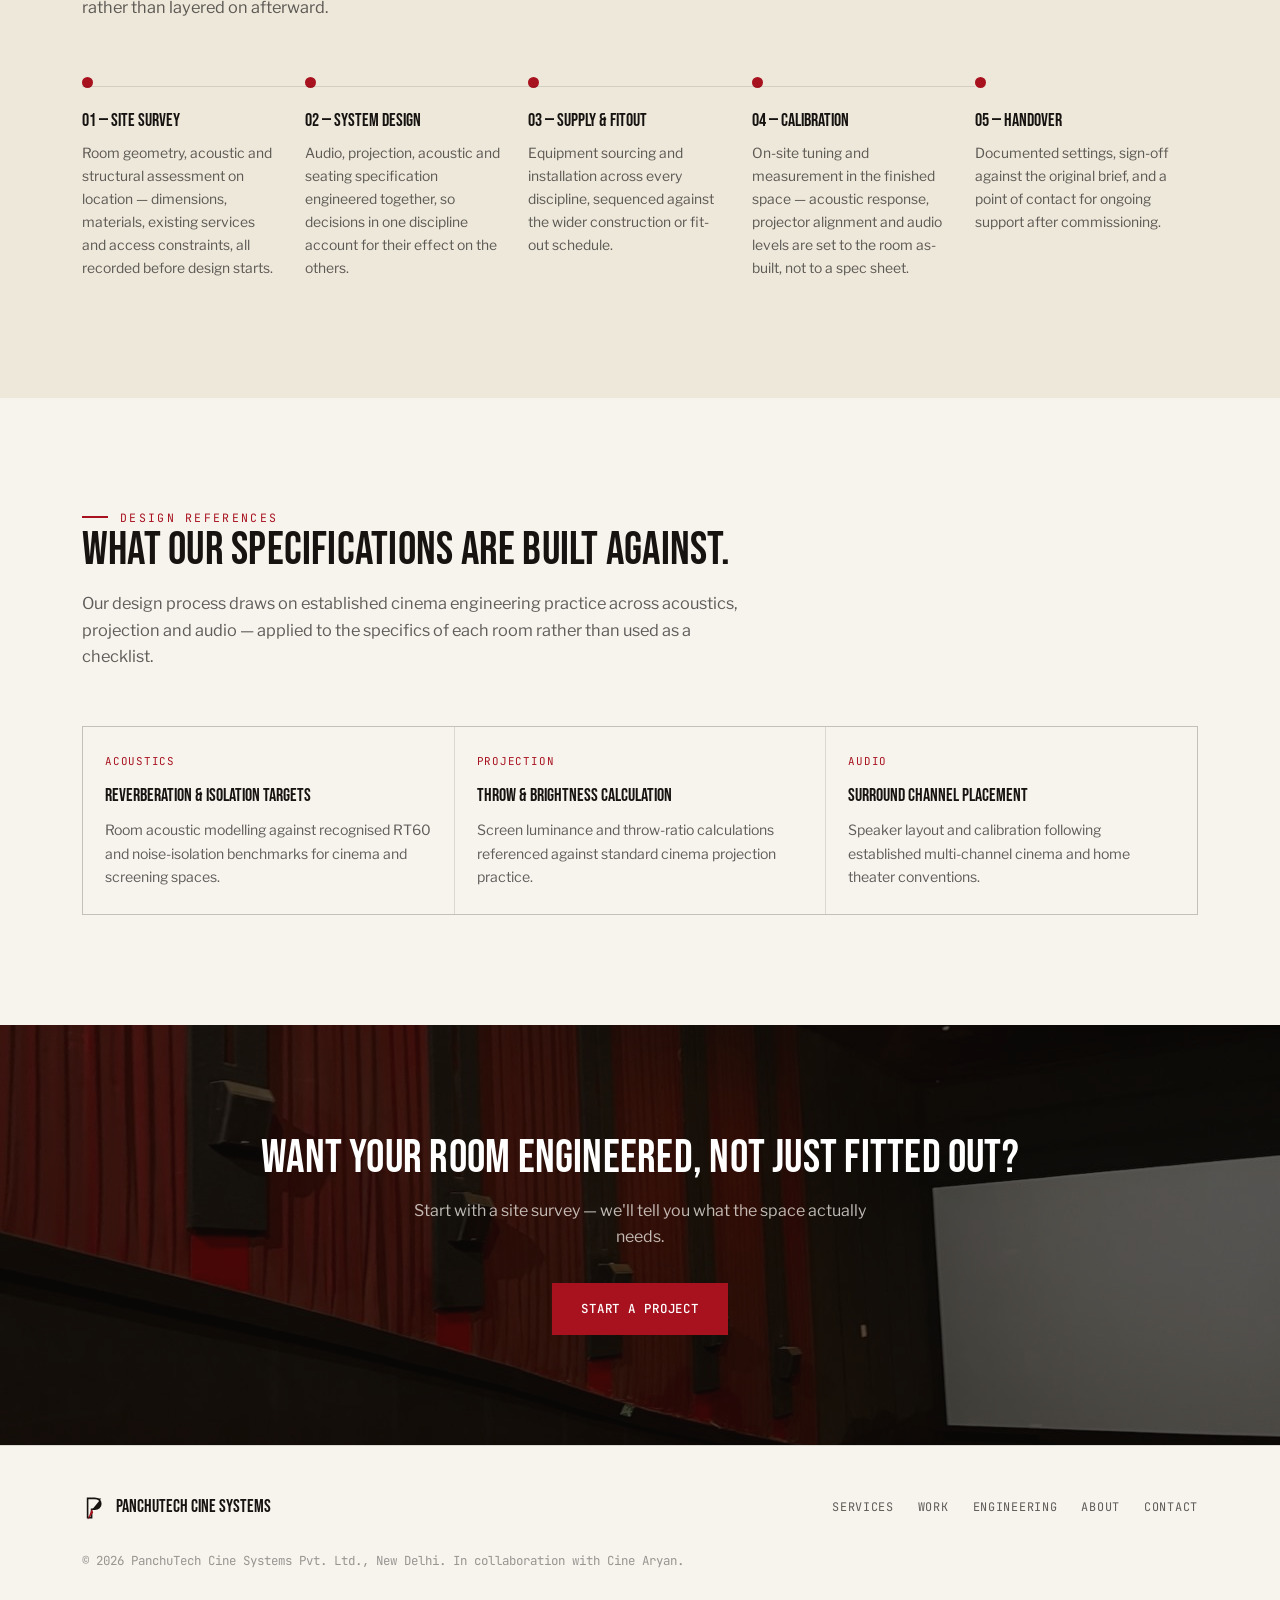
<file: engineering.html>
<!DOCTYPE html>
<html lang="en">
<head>
<meta charset="UTF-8">
<meta name="viewport" content="width=device-width, initial-scale=1.0">
<title>Engineering — PanchuTech Cine Systems</title>
<meta name="description" content="Why PanchuTech is an engineering-led cinema specialist, not an AV retailer — our design process, principles and standards.">
<link rel="stylesheet" href="style.css">
</head>
<body>
<div class="corner-accent"></div>
<header>
  <nav>
    <a href="index.html" class="brand">
      <svg viewBox="0 0 60 60" aria-hidden="true"><path d="M14 6h18c9 0 15 5.5 15 13.5S41 33 32 33H24v21h-10V6z" fill="none" stroke="#161311" stroke-width="4"/><path d="M32 6c9 0 15 5.5 15 13.5S41 33 32 33h-6l22-27z" fill="#161311"/><path d="M24 33L14 60l14-19-4-8z" fill="#A8121F"/></svg>
      <span class="btext">PANCHU TECH<small>Cine Systems Pvt. Ltd.</small></span>
    </a>
    <div class="navlinks">
      <a href="index.html">Home</a>
      <a href="services.html">Services</a>
      <a href="work.html">Work</a>
      <a href="engineering.html" class="active">Engineering</a>
      <a href="about.html">About</a>
      <a href="contact.html">Contact</a>
    </div>
    <a href="contact.html" class="nav-cta">Start a Project</a>
  </nav>
</header>

<section class="page-hero">
  <div class="wrap">
    <div class="kicker">The Differentiator</div>
    <h1>Engineering, not retail.</h1>
    <p>We don't sell equipment off a shelf. Every install starts with calculation — room geometry, throw ratios, reverberation time, load paths — before a single product is chosen.</p>
  </div>
</section>

<section>
  <div class="wrap eng-grid">
    <div class="reveal">
      <div class="eng-item">
        <span class="num">01</span>
        <div><h4>Design-first, not sales-first</h4><p>Systems are specified from acoustic and optical measurements, not a product catalog. The room's numbers decide the spec, not the margin on a given brand.</p></div>
      </div>
      <div class="eng-item">
        <span class="num">02</span>
        <div><h4>One accountable team</h4><p>Design, supply and installation sit under a single engineering team. On turnkey builds, our audio partner Cine Aryan works inside that same schedule — no handoffs, no gaps.</p></div>
      </div>
      <div class="eng-item">
        <span class="num">03</span>
        <div><h4>Calibrated on commissioning</h4><p>Every system is measured and tuned in the finished room, not just installed and left. Handover includes documented settings, not just a working system.</p></div>
      </div>
      <div class="eng-item">
        <span class="num">04</span>
        <div><h4>Specialist scope, not general AV</h4><p>We work across the full set of cinema disciplines by design — seating, acoustics, projection, home theater — each treated as its own engineering problem, not a bundled add-on.</p></div>
      </div>
    </div>
    <div class="quote-panel reveal">
      <blockquote>"We engineer to the room, not to the brochure."</blockquote>
      <cite>PanchuTech Cine Systems</cite>
    </div>
  </div>
</section>

<section class="section-alt">
  <div class="wrap">
    <div class="section-head reveal">
      <div class="kicker">How a Build Runs</div>
      <h2>From site survey to final calibration.</h2>
      <p>Five stages, run in sequence, with every discipline scheduled against the same timeline rather than layered on afterward.</p>
    </div>
    <div class="process-row reveal">
      <div class="process-step"><div class="dot"></div><h5>01 — Site Survey</h5><p>Room geometry, acoustic and structural assessment on location — dimensions, materials, existing services and access constraints, all recorded before design starts.</p></div>
      <div class="process-step"><div class="dot"></div><h5>02 — System Design</h5><p>Audio, projection, acoustic and seating specification engineered together, so decisions in one discipline account for their effect on the others.</p></div>
      <div class="process-step"><div class="dot"></div><h5>03 — Supply &amp; Fitout</h5><p>Equipment sourcing and installation across every discipline, sequenced against the wider construction or fit-out schedule.</p></div>
      <div class="process-step"><div class="dot"></div><h5>04 — Calibration</h5><p>On-site tuning and measurement in the finished space — acoustic response, projector alignment and audio levels are set to the room as-built, not to a spec sheet.</p></div>
      <div class="process-step"><div class="dot"></div><h5>05 — Handover</h5><p>Documented settings, sign-off against the original brief, and a point of contact for ongoing support after commissioning.</p></div>
    </div>
  </div>
</section>

<section>
  <div class="wrap">
    <div class="section-head reveal">
      <div class="kicker">Design References</div>
      <h2>What our specifications are built against.</h2>
      <p>Our design process draws on established cinema engineering practice across acoustics, projection and audio — applied to the specifics of each room rather than used as a checklist.</p>
    </div>
    <div class="standards-grid reveal">
      <div class="standard-card"><span class="sc-label">Acoustics</span><h5>Reverberation &amp; Isolation Targets</h5><p>Room acoustic modelling against recognised RT60 and noise-isolation benchmarks for cinema and screening spaces.</p></div>
      <div class="standard-card"><span class="sc-label">Projection</span><h5>Throw &amp; Brightness Calculation</h5><p>Screen luminance and throw-ratio calculations referenced against standard cinema projection practice.</p></div>
      <div class="standard-card"><span class="sc-label">Audio</span><h5>Surround Channel Placement</h5><p>Speaker layout and calibration following established multi-channel cinema and home theater conventions.</p></div>
    </div>
  </div>
</section>

<section class="cta-band">
  <div class="cb-bg" style="background-image:url('assets/auditorium-surrounds.jpg');"></div>
  <div class="wrap cb-inner">
    <h2 class="reveal">Want your room engineered, not just fitted out?</h2>
    <p>Start with a site survey — we'll tell you what the space actually needs.</p>
    <a href="contact.html" class="btn btn-primary reveal">Start a Project</a>
  </div>
</section>

<footer>
  <div class="wrap">
    <div class="footer-row">
      <div class="f-brand">
        <svg viewBox="0 0 60 60"><path d="M14 6h18c9 0 15 5.5 15 13.5S41 33 32 33H24v21h-10V6z" fill="none" stroke="#161311" stroke-width="4"/><path d="M32 6c9 0 15 5.5 15 13.5S41 33 32 33h-6l22-27z" fill="#161311"/><path d="M24 33L14 60l14-19-4-8z" fill="#A8121F"/></svg>
        PanchuTech Cine Systems
      </div>
      <div class="footer-links">
        <a href="services.html">Services</a>
        <a href="work.html">Work</a>
        <a href="engineering.html">Engineering</a>
        <a href="about.html">About</a>
        <a href="contact.html">Contact</a>
      </div>
    </div>
    <div class="footer-bottom">© 2026 PanchuTech Cine Systems Pvt. Ltd., New Delhi. In collaboration with Cine Aryan.</div>
  </div>
</footer>
<script>
const obs=new IntersectionObserver(es=>es.forEach(e=>{if(e.isIntersecting){e.target.classList.add('in');obs.unobserve(e.target);}}),{threshold:0.12});
document.querySelectorAll('.reveal').forEach(el=>obs.observe(el));

</script>
</body>
</html>
</file>
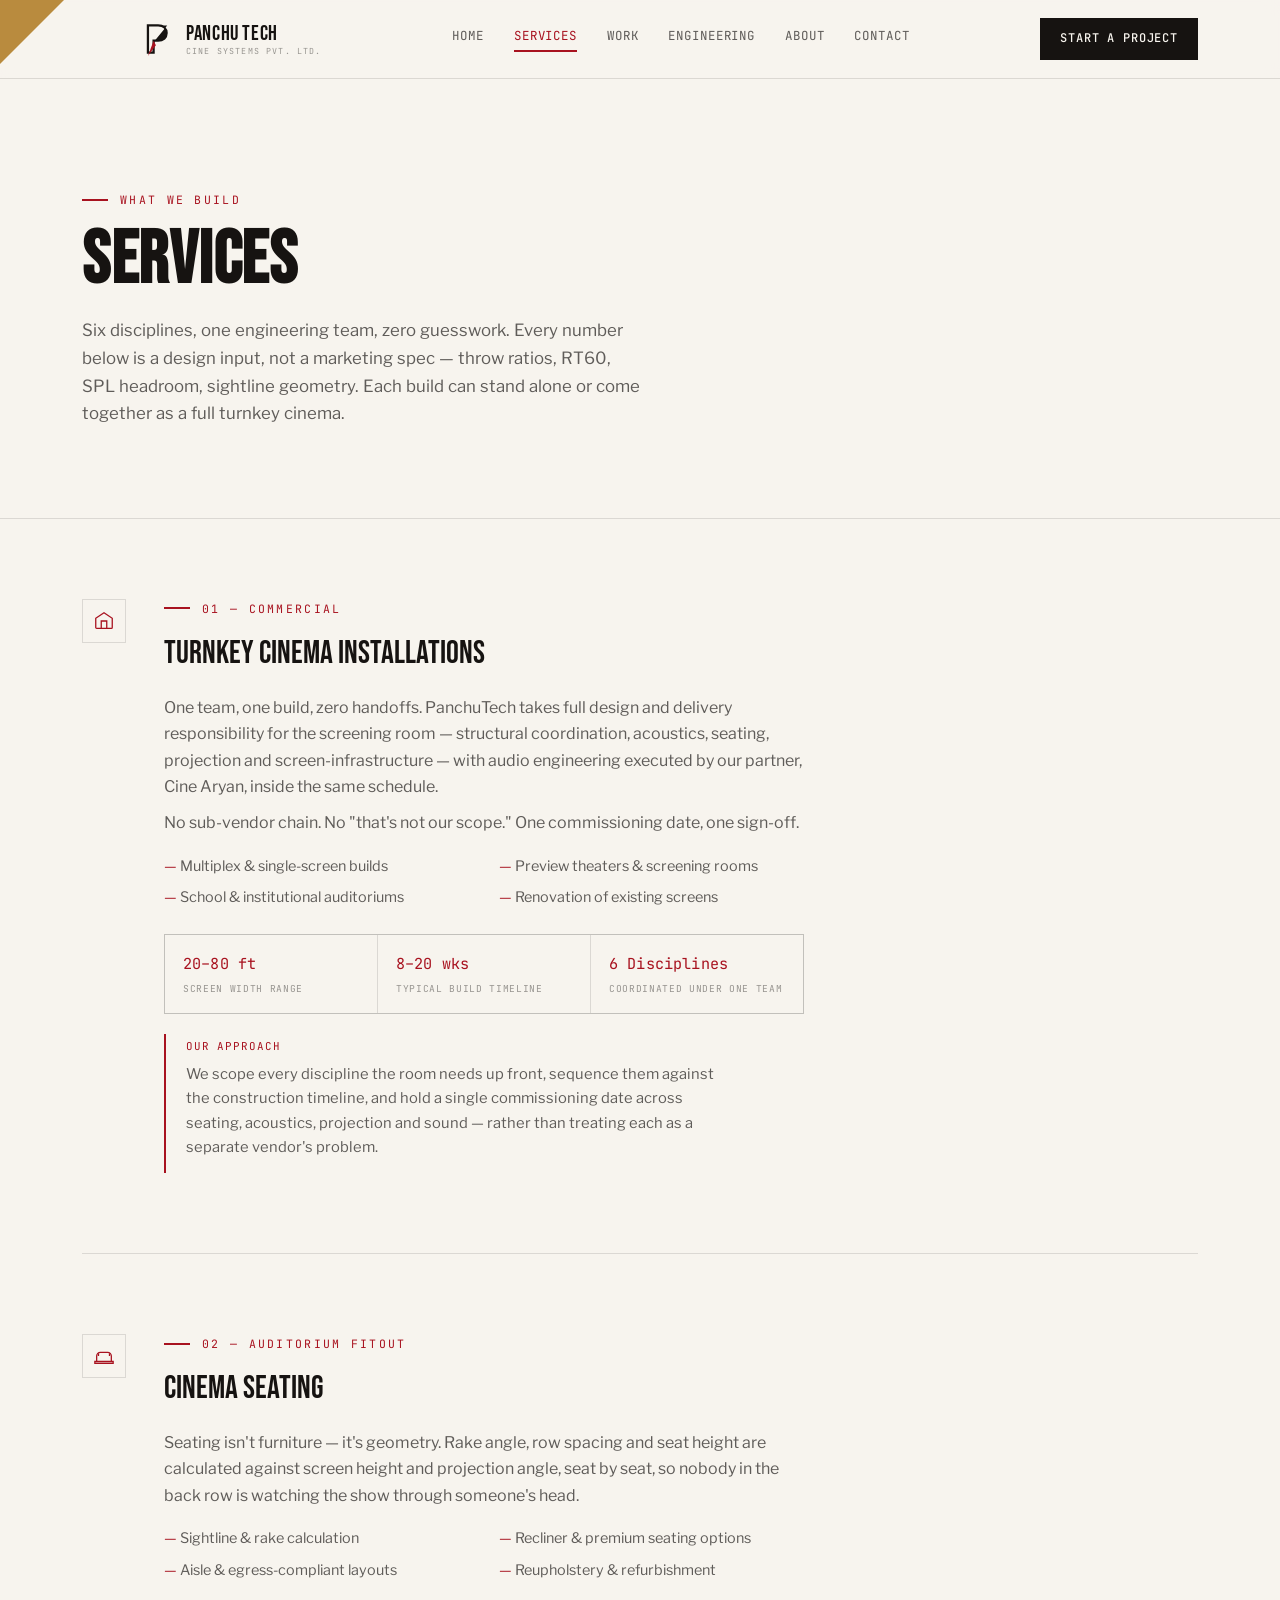
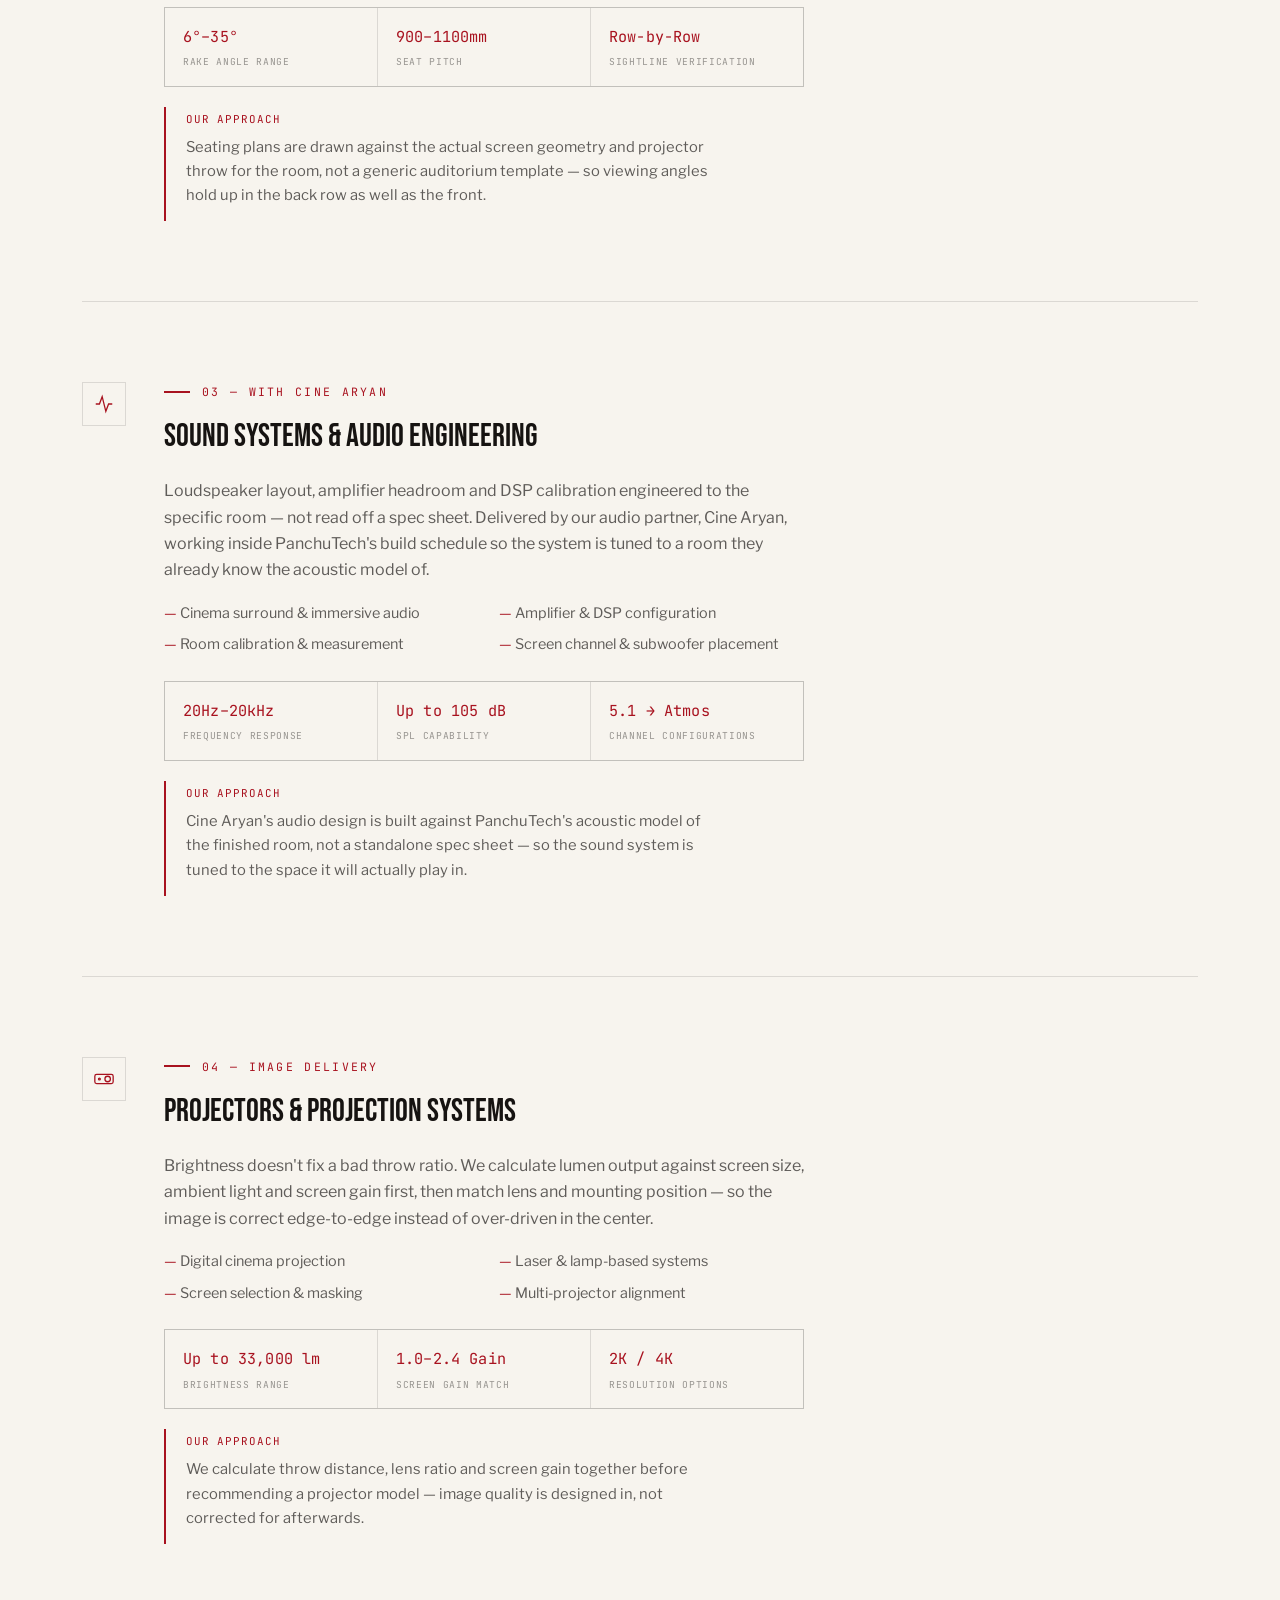
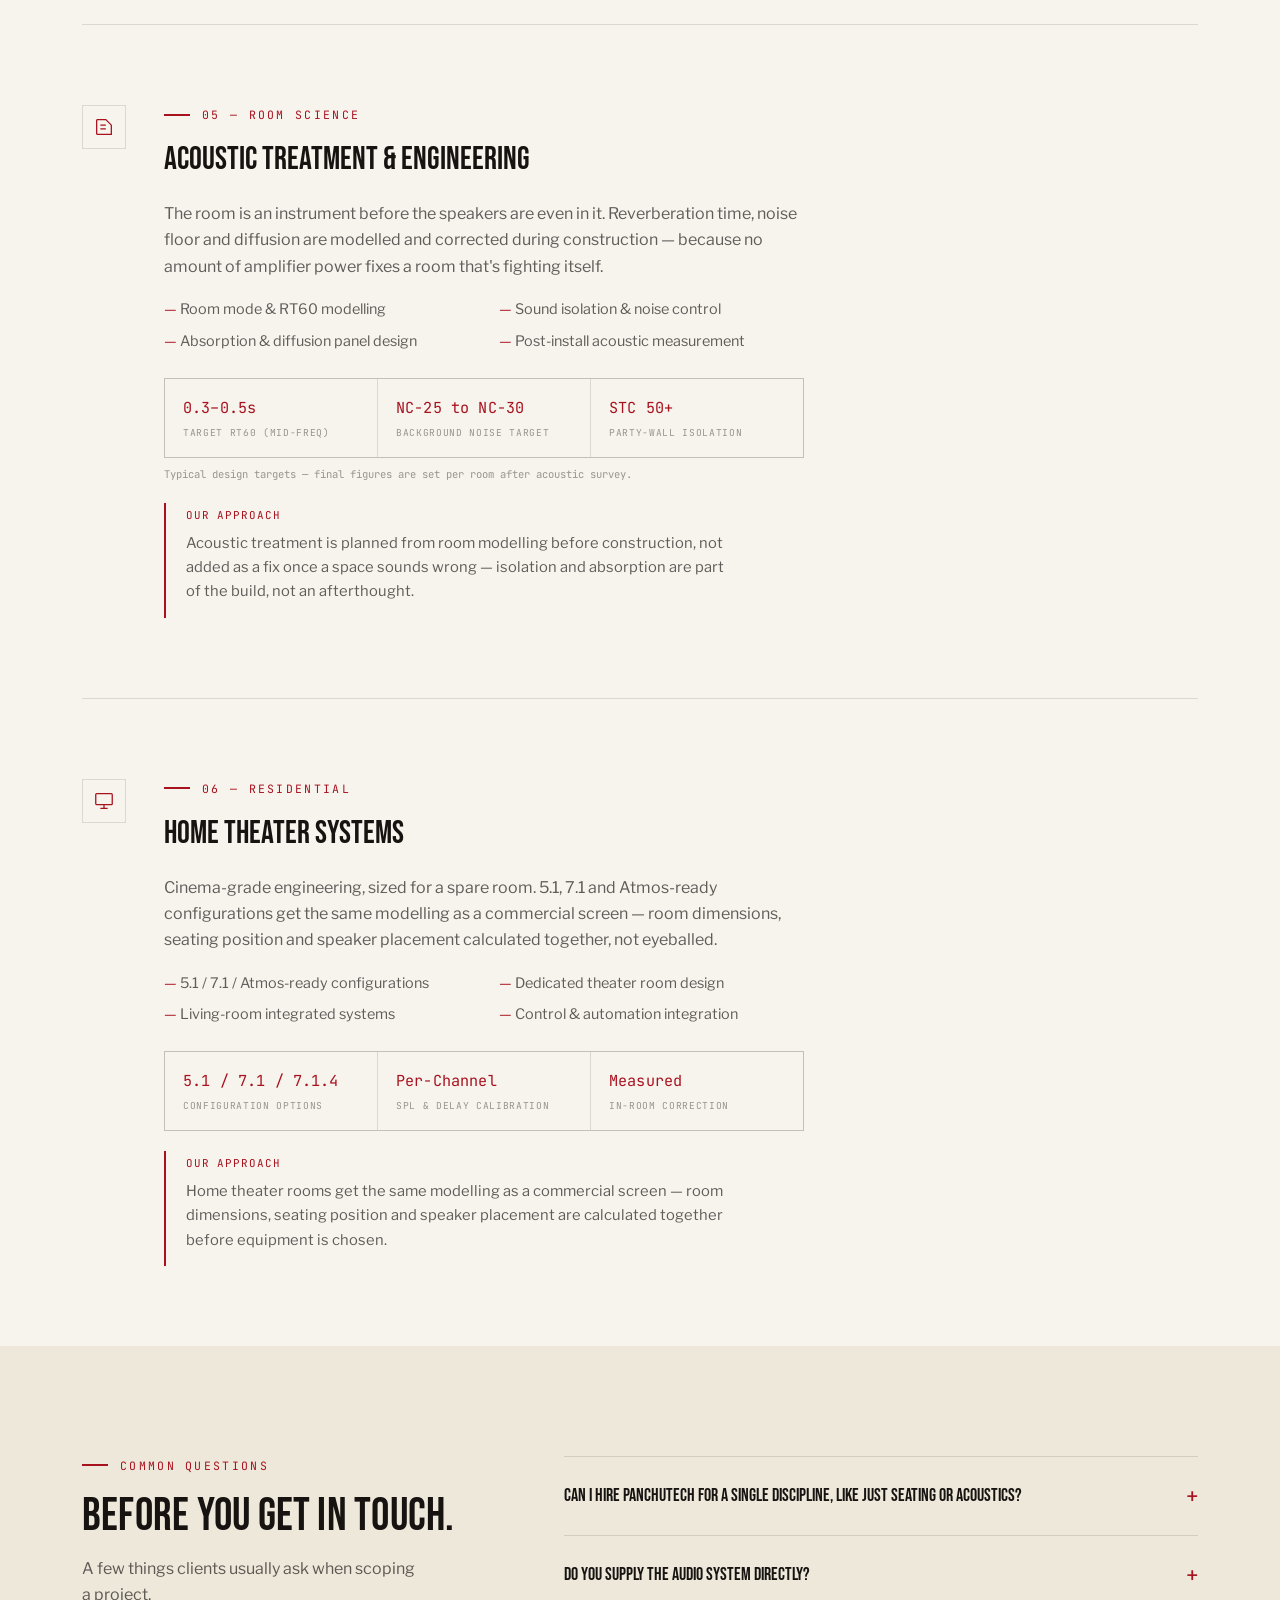
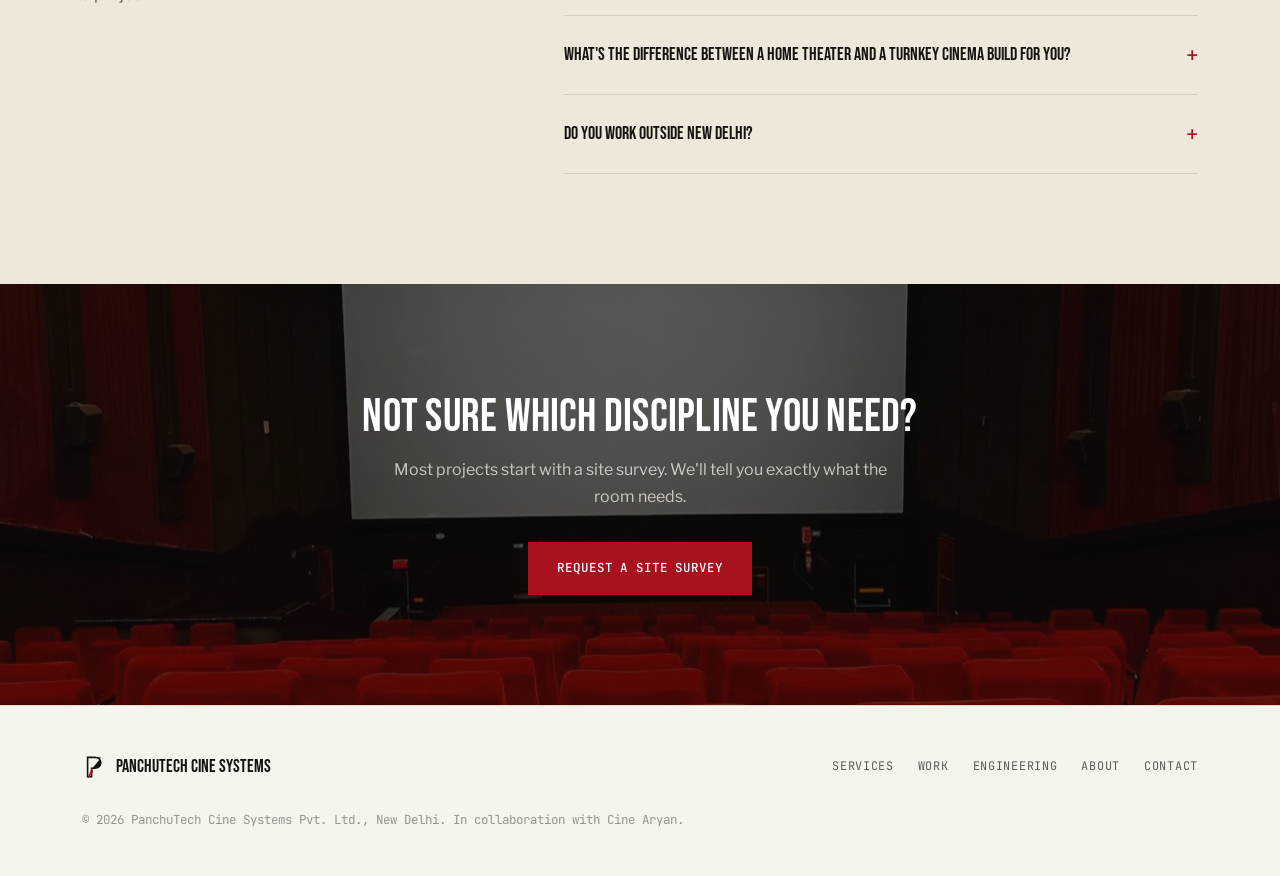
<file: services.html>
<!DOCTYPE html>
<html lang="en">
<head>
<meta charset="UTF-8">
<meta name="viewport" content="width=device-width, initial-scale=1.0">
<title>Services — PanchuTech Cine Systems</title>
<meta name="description" content="Turnkey cinema installations, seating, sound systems, projection, acoustics and home theater engineering from PanchuTech Cine Systems.">
<link rel="stylesheet" href="style.css">
<style>
  .svc-block{padding:80px 0; border-bottom:1px solid var(--line);}
  .svc-block .svc-inner{display:grid; grid-template-columns:56px 1fr; gap:26px;}
  @media (max-width:700px){ .svc-block .svc-inner{grid-template-columns:1fr;} }
  .svc-block .svc-icon{width:44px; height:44px; border:1px solid var(--line); display:flex; align-items:center; justify-content:center; flex-shrink:0;}
  .svc-block .svc-icon svg{width:22px; height:22px;}
  .svc-block h3{font-family:var(--font-display); font-weight:400; font-size:2rem; margin-bottom:14px;}
  .svc-block p{color:var(--ink-soft); max-width:640px; margin-bottom:10px;}
  .svc-list{display:grid; grid-template-columns:repeat(2,1fr); gap:8px 30px; margin-top:18px; max-width:640px;}
  @media (max-width:560px){ .svc-list{grid-template-columns:1fr;} }
  .svc-list li{list-style:none; font-size:0.9rem; color:var(--ink-soft); padding-left:16px; position:relative;}
  .svc-list li::before{content:"—"; position:absolute; left:0; color:var(--red);}

  .spec-strip{display:grid; grid-template-columns:repeat(3,1fr); gap:1px; background:var(--line); border:1px solid var(--line); margin-top:24px; max-width:640px;}
  @media (max-width:560px){ .spec-strip{grid-template-columns:1fr;} }
  .spec-cell{background:var(--bg); padding:16px 18px;}
  .spec-cell .sv{font-family:var(--font-mono); font-size:0.95rem; color:var(--red); letter-spacing:0.01em; display:block;}
  .spec-cell .sl{font-family:var(--font-mono); font-size:0.6rem; text-transform:uppercase; letter-spacing:0.07em; color:var(--ink-faint); margin-top:5px; display:block;}
  .spec-note{font-family:var(--font-mono); font-size:0.66rem; color:var(--ink-faint); margin-top:8px; max-width:640px;}
</style>

</head>
<body>
<div class="corner-accent"></div>
<header>
  <nav>
    <a href="index.html" class="brand">
      <svg viewBox="0 0 60 60" aria-hidden="true"><path d="M14 6h18c9 0 15 5.5 15 13.5S41 33 32 33H24v21h-10V6z" fill="none" stroke="#161311" stroke-width="4"/><path d="M32 6c9 0 15 5.5 15 13.5S41 33 32 33h-6l22-27z" fill="#161311"/><path d="M24 33L14 60l14-19-4-8z" fill="#A8121F"/></svg>
      <span class="btext">PANCHU TECH<small>Cine Systems Pvt. Ltd.</small></span>
    </a>
    <div class="navlinks">
      <a href="index.html">Home</a>
      <a href="services.html" class="active">Services</a>
      <a href="work.html">Work</a>
      <a href="engineering.html">Engineering</a>
      <a href="about.html">About</a>
      <a href="contact.html">Contact</a>
    </div>
    <a href="contact.html" class="nav-cta">Start a Project</a>
  </nav>
</header>

<section class="page-hero">
  <div class="wrap">
    <div class="kicker">What We Build</div>
    <h1>Services</h1>
    <p>Six disciplines, one engineering team, zero guesswork. Every number below is a design input, not a marketing spec — throw ratios, RT60, SPL headroom, sightline geometry. Each build can stand alone or come together as a full turnkey cinema.</p>
  </div>
</section>

<div class="wrap">
  <div id="turnkey" class="svc-block">
    <div class="svc-inner">
      <div class="svc-icon"><svg viewBox="0 0 24 24" fill="none" stroke="#A8121F" stroke-width="1.4"><path d="M3 9l9-6 9 6v10a1 1 0 01-1 1H4a1 1 0 01-1-1V9z"/><path d="M9 20V12h6v8"/></svg></div>
      <div>
        <div class="kicker" style="margin-bottom:10px;">01 — Commercial</div>
        <h3>Turnkey Cinema Installations</h3>
        <p>One team, one build, zero handoffs. PanchuTech takes full design and delivery responsibility for the screening room — structural coordination, acoustics, seating, projection and screen-infrastructure — with audio engineering executed by our partner, Cine Aryan, inside the same schedule.</p>
        <p>No sub-vendor chain. No "that's not our scope." One commissioning date, one sign-off.</p>
        <ul class="svc-list">
          <li>Multiplex &amp; single-screen builds</li>
          <li>Preview theaters &amp; screening rooms</li>
          <li>School &amp; institutional auditoriums</li>
          <li>Renovation of existing screens</li>
        </ul>
        <div class="spec-strip">
          <div class="spec-cell"><span class="sv">20–80 ft</span><span class="sl">Screen Width Range</span></div>
          <div class="spec-cell"><span class="sv">8–20 wks</span><span class="sl">Typical Build Timeline</span></div>
          <div class="spec-cell"><span class="sv">6 Disciplines</span><span class="sl">Coordinated Under One Team</span></div>
        </div>
        <div class="approach-box"><span class="lbl">Our Approach</span><p>We scope every discipline the room needs up front, sequence them against the construction timeline, and hold a single commissioning date across seating, acoustics, projection and sound — rather than treating each as a separate vendor's problem.</p></div>
      </div>
    </div>
  </div>

  <div id="seating" class="svc-block">
    <div class="svc-inner">
      <div class="svc-icon"><svg viewBox="0 0 24 24" fill="none" stroke="#A8121F" stroke-width="1.4"><path d="M4 18v-6a4 4 0 014-4h8a4 4 0 014 4v6"/><path d="M2 18h20v2H2z"/><path d="M6 12V9M18 12V9"/></svg></div>
      <div>
        <div class="kicker" style="margin-bottom:10px;">02 — Auditorium Fitout</div>
        <h3>Cinema Seating</h3>
        <p>Seating isn't furniture — it's geometry. Rake angle, row spacing and seat height are calculated against screen height and projection angle, seat by seat, so nobody in the back row is watching the show through someone's head.</p>
        <ul class="svc-list">
          <li>Sightline &amp; rake calculation</li>
          <li>Recliner &amp; premium seating options</li>
          <li>Aisle &amp; egress-compliant layouts</li>
          <li>Reupholstery &amp; refurbishment</li>
        </ul>
        <div class="spec-strip">
          <div class="spec-cell"><span class="sv">6°–35°</span><span class="sl">Rake Angle Range</span></div>
          <div class="spec-cell"><span class="sv">900–1100mm</span><span class="sl">Seat Pitch</span></div>
          <div class="spec-cell"><span class="sv">Row-by-Row</span><span class="sl">Sightline Verification</span></div>
        </div>
        <div class="approach-box"><span class="lbl">Our Approach</span><p>Seating plans are drawn against the actual screen geometry and projector throw for the room, not a generic auditorium template — so viewing angles hold up in the back row as well as the front.</p></div>
      </div>
    </div>
  </div>

  <div id="sound" class="svc-block">
    <div class="svc-inner">
      <div class="svc-icon"><svg viewBox="0 0 24 24" fill="none" stroke="#A8121F" stroke-width="1.4"><path d="M3 12h4l3-8 4 16 3-8h4"/></svg></div>
      <div>
        <div class="kicker" style="margin-bottom:10px;">03 — With Cine Aryan</div>
        <h3>Sound Systems &amp; Audio Engineering</h3>
        <p>Loudspeaker layout, amplifier headroom and DSP calibration engineered to the specific room — not read off a spec sheet. Delivered by our audio partner, Cine Aryan, working inside PanchuTech's build schedule so the system is tuned to a room they already know the acoustic model of.</p>
        <ul class="svc-list">
          <li>Cinema surround &amp; immersive audio</li>
          <li>Amplifier &amp; DSP configuration</li>
          <li>Room calibration &amp; measurement</li>
          <li>Screen channel &amp; subwoofer placement</li>
        </ul>
        <div class="spec-strip">
          <div class="spec-cell"><span class="sv">20Hz–20kHz</span><span class="sl">Frequency Response</span></div>
          <div class="spec-cell"><span class="sv">Up to 105 dB</span><span class="sl">SPL Capability</span></div>
          <div class="spec-cell"><span class="sv">5.1 → Atmos</span><span class="sl">Channel Configurations</span></div>
        </div>
        <div class="approach-box"><span class="lbl">Our Approach</span><p>Cine Aryan's audio design is built against PanchuTech's acoustic model of the finished room, not a standalone spec sheet — so the sound system is tuned to the space it will actually play in.</p></div>
      </div>
    </div>
  </div>

  <div id="projection" class="svc-block">
    <div class="svc-inner">
      <div class="svc-icon"><svg viewBox="0 0 24 24" fill="none" stroke="#A8121F" stroke-width="1.4"><rect x="2" y="7" width="20" height="10" rx="2"/><circle cx="16" cy="12" r="3"/><circle cx="7" cy="12" r="1"/></svg></div>
      <div>
        <div class="kicker" style="margin-bottom:10px;">04 — Image Delivery</div>
        <h3>Projectors &amp; Projection Systems</h3>
        <p>Brightness doesn't fix a bad throw ratio. We calculate lumen output against screen size, ambient light and screen gain first, then match lens and mounting position — so the image is correct edge-to-edge instead of over-driven in the center.</p>
        <ul class="svc-list">
          <li>Digital cinema projection</li>
          <li>Laser &amp; lamp-based systems</li>
          <li>Screen selection &amp; masking</li>
          <li>Multi-projector alignment</li>
        </ul>
        <div class="spec-strip">
          <div class="spec-cell"><span class="sv">Up to 33,000 lm</span><span class="sl">Brightness Range</span></div>
          <div class="spec-cell"><span class="sv">1.0–2.4 Gain</span><span class="sl">Screen Gain Match</span></div>
          <div class="spec-cell"><span class="sv">2K / 4K</span><span class="sl">Resolution Options</span></div>
        </div>
        <div class="approach-box"><span class="lbl">Our Approach</span><p>We calculate throw distance, lens ratio and screen gain together before recommending a projector model — image quality is designed in, not corrected for afterwards.</p></div>
      </div>
    </div>
  </div>

  <div id="acoustics" class="svc-block">
    <div class="svc-inner">
      <div class="svc-icon"><svg viewBox="0 0 24 24" fill="none" stroke="#A8121F" stroke-width="1.4"><path d="M4 4v16M4 4h10l6 6v10H4"/><path d="M8 10h6M8 14h6"/></svg></div>
      <div>
        <div class="kicker" style="margin-bottom:10px;">05 — Room Science</div>
        <h3>Acoustic Treatment &amp; Engineering</h3>
        <p>The room is an instrument before the speakers are even in it. Reverberation time, noise floor and diffusion are modelled and corrected during construction — because no amount of amplifier power fixes a room that's fighting itself.</p>
        <ul class="svc-list">
          <li>Room mode &amp; RT60 modelling</li>
          <li>Sound isolation &amp; noise control</li>
          <li>Absorption &amp; diffusion panel design</li>
          <li>Post-install acoustic measurement</li>
        </ul>
        <div class="spec-strip">
          <div class="spec-cell"><span class="sv">0.3–0.5s</span><span class="sl">Target RT60 (Mid-Freq)</span></div>
          <div class="spec-cell"><span class="sv">NC-25 to NC-30</span><span class="sl">Background Noise Target</span></div>
          <div class="spec-cell"><span class="sv">STC 50+</span><span class="sl">Party-Wall Isolation</span></div>
        </div>
        <div class="spec-note">Typical design targets — final figures are set per room after acoustic survey.</div>
        <div class="approach-box"><span class="lbl">Our Approach</span><p>Acoustic treatment is planned from room modelling before construction, not added as a fix once a space sounds wrong — isolation and absorption are part of the build, not an afterthought.</p></div>
      </div>
    </div>
  </div>

  <div id="hometheater" class="svc-block" style="border-bottom:none;">
    <div class="svc-inner">
      <div class="svc-icon"><svg viewBox="0 0 24 24" fill="none" stroke="#A8121F" stroke-width="1.4"><rect x="3" y="4" width="18" height="12" rx="1"/><path d="M8 20h8M12 16v4"/></svg></div>
      <div>
        <div class="kicker" style="margin-bottom:10px;">06 — Residential</div>
        <h3>Home Theater Systems</h3>
        <p>Cinema-grade engineering, sized for a spare room. 5.1, 7.1 and Atmos-ready configurations get the same modelling as a commercial screen — room dimensions, seating position and speaker placement calculated together, not eyeballed.</p>
        <ul class="svc-list">
          <li>5.1 / 7.1 / Atmos-ready configurations</li>
          <li>Dedicated theater room design</li>
          <li>Living-room integrated systems</li>
          <li>Control &amp; automation integration</li>
        </ul>
        <div class="spec-strip">
          <div class="spec-cell"><span class="sv">5.1 / 7.1 / 7.1.4</span><span class="sl">Configuration Options</span></div>
          <div class="spec-cell"><span class="sv">Per-Channel</span><span class="sl">SPL &amp; Delay Calibration</span></div>
          <div class="spec-cell"><span class="sv">Measured</span><span class="sl">In-Room Correction</span></div>
        </div>
        <div class="approach-box"><span class="lbl">Our Approach</span><p>Home theater rooms get the same modelling as a commercial screen — room dimensions, seating position and speaker placement are calculated together before equipment is chosen.</p></div>
      </div>
    </div>
  </div>
</div>

<section class="section-alt">
  <div class="wrap">
    <div class="faq-layout">
      <div class="reveal">
        <div class="kicker">Common Questions</div>
        <h2 style="margin-top:18px;">Before you get in touch.</h2>
        <p style="color:var(--ink-soft); margin-top:16px; max-width:340px;">A few things clients usually ask when scoping a project.</p>
      </div>
      <div class="faq-list reveal">
        <details class="faq-item">
          <summary>Can I hire PanchuTech for a single discipline, like just seating or acoustics?</summary>
          <p>Yes. Each of the six disciplines can be engaged on its own — you don't need a full turnkey build to work with us on a single scope like seating, projection or acoustic treatment.</p>
        </details>
        <details class="faq-item">
          <summary>Do you supply the audio system directly?</summary>
          <p>Audio and cinema sound engineering is delivered through our partner, Cine Aryan, working inside PanchuTech's build schedule. On a turnkey project you deal with one team; the audio discipline itself is led by Cine Aryan.</p>
        </details>
        <details class="faq-item">
          <summary>What's the difference between a home theater and a turnkey cinema build for you?</summary>
          <p>The engineering process is the same — survey, model, specify, install, calibrate. The scale and the seating/acoustic requirements differ, but a residential 5.1/7.1 room and a commercial screen both go through the same design discipline.</p>
        </details>
        <details class="faq-item">
          <summary>Do you work outside New Delhi?</summary>
          <p>We're based in New Delhi and site surveys are available across NCR and pan-India for commercial builds — get in touch with your location and we'll confirm feasibility.</p>
        </details>
      </div>
    </div>
  </div>
</section>

<section class="cta-band">
  <div class="cb-bg" style="background-image:url('assets/auditorium-wide.jpg');"></div>
  <div class="wrap cb-inner">
    <h2 class="reveal">Not sure which discipline you need?</h2>
    <p>Most projects start with a site survey. We'll tell you exactly what the room needs.</p>
    <a href="contact.html" class="btn btn-primary reveal">Request a Site Survey</a>
  </div>
</section>

<footer>
  <div class="wrap">
    <div class="footer-row">
      <div class="f-brand">
        <svg viewBox="0 0 60 60"><path d="M14 6h18c9 0 15 5.5 15 13.5S41 33 32 33H24v21h-10V6z" fill="none" stroke="#161311" stroke-width="4"/><path d="M32 6c9 0 15 5.5 15 13.5S41 33 32 33h-6l22-27z" fill="#161311"/><path d="M24 33L14 60l14-19-4-8z" fill="#A8121F"/></svg>
        PanchuTech Cine Systems
      </div>
      <div class="footer-links">
        <a href="services.html">Services</a>
        <a href="work.html">Work</a>
        <a href="engineering.html">Engineering</a>
        <a href="about.html">About</a>
        <a href="contact.html">Contact</a>
      </div>
    </div>
    <div class="footer-bottom">© 2026 PanchuTech Cine Systems Pvt. Ltd., New Delhi. In collaboration with Cine Aryan.</div>
  </div>
</footer>
<script>
const obs=new IntersectionObserver(es=>es.forEach(e=>{if(e.isIntersecting){e.target.classList.add('in');obs.unobserve(e.target);}}),{threshold:0.12});
document.querySelectorAll('.reveal').forEach(el=>obs.observe(el));

</script>
</body>
</html>
</file>
<file: style.css>
@import url('https://fonts.googleapis.com/css2?family=Bebas+Neue&family=Libre+Franklin:wght@400;500;600;700;800&family=JetBrains+Mono:wght@400;500&display=swap');

:root{
  --bg:#F7F4EE;
  --panel:#EEE8DB;
  --ink:#161311;
  --ink-soft:rgba(22,19,17,0.68);
  --ink-faint:rgba(22,19,17,0.42);
  --red:#A8121F;
  --red-deep:#7A0D17;
  --gold:#B98B3E;
  --gold-light:#D9B876;
  --line:rgba(22,19,17,0.12);
  --white:#FFFFFF;
  --font-display:'Bebas Neue', sans-serif;
  --font-body:'Libre Franklin', sans-serif;
  --font-mono:'JetBrains Mono', monospace;
}
*{margin:0;padding:0;box-sizing:border-box;}
html{scroll-behavior:smooth;}
body{
  background:var(--bg); color:var(--ink); font-family:var(--font-body);
  line-height:1.65; overflow-x:hidden;
}
a{color:inherit; text-decoration:none;}
img{max-width:100%; display:block;}
::selection{background:var(--gold-light); color:var(--ink);}
a:focus-visible, button:focus-visible, input:focus-visible, textarea:focus-visible, select:focus-visible{outline:2px solid var(--red); outline-offset:3px;}
@media (prefers-reduced-motion: reduce){ *{animation-duration:.001ms !important; transition-duration:.001ms !important;} }

.wrap{max-width:1180px; margin:0 auto; padding:0 32px;}

/* ---- corner accent, echoes logo's gold diagonal ---- */
.corner-accent{
  position:fixed; top:0; left:0; width:0; height:0;
  border-style:solid; border-width:64px 64px 0 0;
  border-color:var(--gold) transparent transparent transparent;
  z-index:120; pointer-events:none;
}

/* ---- header ---- */
header{
  position:fixed; top:0; left:0; right:0; z-index:100;
  background:rgba(247,244,238,0.92); backdrop-filter:blur(8px);
  border-bottom:1px solid var(--line);
}
nav{display:flex; align-items:center; justify-content:space-between; padding:18px 32px 18px 90px; max-width:1180px; margin:0 auto;}
.brand{display:flex; align-items:center; gap:12px;}
.brand svg{height:34px; width:auto;}
.brand .btext{font-family:var(--font-display); font-size:1.32rem; letter-spacing:0.03em; line-height:1;}
.brand .btext small{display:block; font-family:var(--font-mono); font-size:0.52rem; letter-spacing:0.14em; color:var(--ink-faint); text-transform:uppercase; margin-top:3px;}
.navlinks{display:flex; gap:30px; font-family:var(--font-mono); font-size:0.78rem; text-transform:uppercase; letter-spacing:0.07em;}
.navlinks a{color:var(--ink-soft); padding-bottom:4px; border-bottom:2px solid transparent; transition:color .2s, border-color .2s;}
.navlinks a:hover, .navlinks a.active{color:var(--red); border-color:var(--red);}
.nav-cta{
  font-family:var(--font-mono); font-size:0.75rem; text-transform:uppercase; letter-spacing:0.07em;
  padding:11px 20px; background:var(--ink); color:var(--bg); font-weight:500;
}
.nav-cta:hover{background:var(--red);}
.menu-toggle{display:none;}
.navlinks .mobile-cta{display:none;}

/* Nav is ALWAYS visible. On narrow screens it becomes a second scrollable row. */
@media (max-width:900px){
  nav{
    flex-wrap:wrap; justify-content:center; gap:10px;
    padding:12px 16px 0 16px;
  }
  .brand{flex:1 1 auto; justify-content:flex-start;}
  .nav-cta{flex:0 0 auto; padding:9px 14px; font-size:0.68rem;}
  .navlinks{
    order:3; flex:1 1 100%;
    justify-content:flex-start; gap:0;
    overflow-x:auto; -webkit-overflow-scrolling:touch;
    border-top:1px solid var(--line); margin-top:10px;
    scrollbar-width:none;
  }
  .navlinks::-webkit-scrollbar{display:none;}
  .navlinks a{
    flex:0 0 auto; white-space:nowrap;
    padding:13px 14px; font-size:0.72rem; border-bottom:2px solid transparent;
  }
}
@media (max-width:420px){
  .brand .btext{font-size:1.05rem;}
  .brand svg{height:28px;}
  .navlinks a{padding:12px 11px; font-size:0.68rem;}
}

/* ---- page header banner (non-home pages) ---- */
.page-hero{
  padding:190px 0 90px; border-bottom:1px solid var(--line); position:relative; overflow:hidden;
}
.page-hero .kicker{margin-bottom:16px;}
.page-hero h1{font-family:var(--font-display); font-size:clamp(2.6rem,6vw,4.6rem); letter-spacing:0.01em; line-height:0.98;}
.page-hero p{max-width:560px; margin-top:20px; color:var(--ink-soft); font-size:1.05rem;}

/* ---- kicker / labels ---- */
.kicker{
  font-family:var(--font-mono); text-transform:uppercase; letter-spacing:0.2em; font-size:0.72rem;
  color:var(--red); display:flex; align-items:center; gap:12px;
}
.kicker::before{content:""; width:26px; height:2px; background:var(--red);}

h2{font-family:var(--font-display); font-weight:400; font-size:clamp(1.9rem,3.6vw,2.9rem); letter-spacing:0.005em; line-height:1.02;}
.section-head{max-width:660px; margin-bottom:56px;}
.section-head p{margin-top:16px; color:var(--ink-soft); font-size:1.02rem;}

section{padding:110px 0;}
.section-alt{background:var(--panel);}

/* ---- buttons ---- */
.btn{
  font-family:var(--font-mono); font-size:0.78rem; text-transform:uppercase; letter-spacing:0.07em; font-weight:500;
  padding:15px 28px; display:inline-block; transition:transform .18s, background .18s, color .18s, border-color .18s;
  border:1px solid transparent;
}
.btn-primary{background:var(--red); color:var(--white);}
.btn-primary:hover{background:var(--red-deep); transform:translateY(-2px);}
.btn-ghost{border-color:var(--ink); color:var(--ink);}
.btn-ghost:hover{border-color:var(--red); color:var(--red);}
.btn-dark{background:var(--ink); color:var(--bg);}
.btn-dark:hover{background:var(--red);}

/* ---- P-mark divider ---- */
.mark-divider{display:flex; justify-content:center; align-items:center; gap:18px; padding:56px 0; opacity:0.85;}
.mark-divider .line{height:1px; width:120px; background:var(--line);}
.mark-divider svg{height:26px; width:auto;}

/* ---- hero (home) ---- */
.hero{
  min-height:96vh; display:flex; flex-direction:column; align-items:center; justify-content:center;
  text-align:center; padding:170px 32px 100px; position:relative;
}
.hero .hero-mark{margin-bottom:26px;}
.hero .hero-mark svg{width:min(110px,22vw); height:auto;}
.hero .eyebrow{font-family:var(--font-mono); text-transform:uppercase; letter-spacing:0.24em; font-size:0.76rem; color:var(--red); margin-bottom:20px;}
.hero h1{font-family:var(--font-display); font-weight:400; font-size:clamp(2.6rem,6.2vw,5rem); line-height:0.98; max-width:940px;}
.hero h1 .accent{color:var(--red);}
.hero p.lead{max-width:600px; margin:24px auto 0; font-size:1.1rem; color:var(--ink-soft);}
.hero-ctas{display:flex; gap:16px; margin-top:40px; flex-wrap:wrap; justify-content:center;}
.hero-strip{
  margin-top:70px; display:flex; gap:0; flex-wrap:wrap; justify-content:center; border-top:1px solid var(--line); border-bottom:1px solid var(--line);
}
.hero-strip div{
  font-family:var(--font-mono); font-size:0.72rem; text-transform:uppercase; letter-spacing:0.08em; color:var(--ink-soft);
  padding:16px 26px; border-right:1px solid var(--line);
}
.hero-strip div:last-child{border-right:none;}
.hero-strip span{color:var(--red); display:block; font-size:0.9rem; margin-top:2px; letter-spacing:0.02em;}

/* ---- services grid ---- */
.services-grid{display:grid; grid-template-columns:repeat(3,1fr); gap:1px; background:var(--line); border:1px solid var(--line);}
@media (max-width:900px){ .services-grid{grid-template-columns:repeat(2,1fr);} }
@media (max-width:600px){ .services-grid{grid-template-columns:1fr;} }
.service-card{background:var(--bg); padding:36px 28px; transition:background .2s;}
.service-card:hover{background:var(--panel);}
.service-card .idx{font-family:var(--font-mono); font-size:0.72rem; color:var(--ink-faint); letter-spacing:0.08em; display:block; margin-bottom:20px;}
.service-card .glyph svg{width:34px; height:34px; margin-bottom:18px;}
.service-card h3{font-family:var(--font-display); font-weight:400; font-size:1.4rem; margin-bottom:8px; letter-spacing:0.01em;}
.service-card p{color:var(--ink-soft); font-size:0.94rem;}
.service-card .tag{display:inline-block; margin-top:14px; font-family:var(--font-mono); font-size:0.68rem; text-transform:uppercase; letter-spacing:0.07em; color:var(--red);}
.service-card.featured{background:linear-gradient(160deg, rgba(168,18,31,0.06), rgba(185,139,62,0.1));}
.service-card.featured:hover{background:linear-gradient(160deg, rgba(168,18,31,0.1), rgba(185,139,62,0.16));}
.service-card a.card-link{display:inline-block; margin-top:16px; font-family:var(--font-mono); font-size:0.72rem; text-transform:uppercase; letter-spacing:0.06em; color:var(--ink); border-bottom:1px solid var(--ink);}
.service-card a.card-link:hover{color:var(--red); border-color:var(--red);}

/* ---- eng list ---- */
.eng-grid{display:grid; grid-template-columns:1fr 1fr; gap:70px; align-items:start;}
@media (max-width:860px){ .eng-grid{grid-template-columns:1fr; gap:44px;} }
.eng-item{padding:26px 0; border-top:1px solid var(--line); display:grid; grid-template-columns:56px 1fr; gap:20px;}
.eng-item:last-child{border-bottom:1px solid var(--line);}
.eng-item .num{font-family:var(--font-mono); color:var(--red); font-size:0.9rem;}
.eng-item h4{font-family:var(--font-display); font-weight:400; font-size:1.22rem; margin-bottom:6px;}
.eng-item p{color:var(--ink-soft); font-size:0.94rem;}

.quote-panel{border:1px solid var(--line); padding:44px 34px; background:var(--panel); text-align:center; display:flex; flex-direction:column; align-items:center; gap:22px;}
.quote-panel blockquote{font-family:var(--font-display); font-weight:400; font-size:1.6rem; max-width:380px; line-height:1.15;}
.quote-panel cite{font-family:var(--font-mono); font-size:0.72rem; color:var(--red); text-transform:uppercase; letter-spacing:0.08em; font-style:normal;}

/* ---- process ---- */
.process-row{display:flex; overflow-x:auto; gap:0; margin-top:8px; padding-bottom:8px;}
.process-step{flex:1; min-width:210px; padding-right:26px; position:relative;}
.process-step:not(:last-child)::after{content:""; position:absolute; top:9px; right:0; width:100%; height:1px; background:var(--line);}
.process-step .dot{width:11px; height:11px; border-radius:50%; background:var(--red); margin-bottom:18px;}
.process-step h5{font-family:var(--font-display); font-weight:400; font-size:1.15rem; margin-bottom:6px;}
.process-step p{font-size:0.87rem; color:var(--ink-soft);}

/* ---- about / stats ---- */
.about-section{display:grid; grid-template-columns:1.1fr 0.9fr; gap:70px; align-items:center;}
@media (max-width:900px){ .about-section{grid-template-columns:1fr;} }
.about-copy p{color:var(--ink-soft); margin-bottom:18px; font-size:1.01rem;}
.about-copy p strong{color:var(--red); font-weight:600;}
.stat-row{display:grid; grid-template-columns:repeat(2,1fr); gap:1px; background:var(--line); border:1px solid var(--line); margin-top:32px;}
.stat{background:var(--bg); padding:22px 20px;}
.stat .n{font-family:var(--font-display); font-size:2.2rem; color:var(--red);}
.stat .l{font-family:var(--font-mono); font-size:0.68rem; text-transform:uppercase; letter-spacing:0.07em; color:var(--ink-faint); margin-top:2px;}

.collab-card{border:1px solid var(--line); padding:34px; background:var(--bg);}
.collab-card h4{font-family:var(--font-display); font-weight:400; font-size:1.6rem; margin-bottom:14px;}
.collab-card p{color:var(--ink-soft); font-size:0.95rem; margin-bottom:14px;}
.collab-split{display:flex; gap:16px; margin-top:20px;}
.collab-split div{flex:1; border-top:2px solid; padding-top:12px; font-size:0.85rem; color:var(--ink-soft);}
.collab-split div:first-child{border-color:var(--red);}
.collab-split div:last-child{border-color:var(--gold);}
.collab-split strong{display:block; font-family:var(--font-display); font-weight:400; font-size:1.08rem; color:var(--ink); margin-bottom:4px;}

/* ---- timeline (about page) ---- */
.timeline{border-top:1px solid var(--line);}
.tl-row{display:grid; grid-template-columns:120px 1fr; gap:24px; padding:26px 0; border-bottom:1px solid var(--line);}
.tl-row .yr{font-family:var(--font-mono); color:var(--red); font-size:0.9rem;}
.tl-row h5{font-family:var(--font-display); font-weight:400; font-size:1.2rem; margin-bottom:4px;}
.tl-row p{color:var(--ink-soft); font-size:0.92rem;}

/* ---- values grid (about) ---- */
.values-grid{display:grid; grid-template-columns:repeat(4,1fr); gap:1px; background:var(--line); border:1px solid var(--line); margin-top:40px;}
@media (max-width:900px){ .values-grid{grid-template-columns:repeat(2,1fr);} }
@media (max-width:560px){ .values-grid{grid-template-columns:1fr;} }
.value-card{background:var(--bg); padding:28px 24px;}
.value-card h5{font-family:var(--font-display); font-weight:400; font-size:1.1rem; margin-bottom:8px;}
.value-card p{font-size:0.88rem; color:var(--ink-soft);}

/* ---- contact ---- */
.contact-grid{display:grid; grid-template-columns:1fr 1fr; gap:70px;}
@media (max-width:900px){ .contact-grid{grid-template-columns:1fr;} }
.contact-info h3{font-family:var(--font-display); font-weight:400; font-size:1.7rem; margin-bottom:18px;}
.contact-line{display:flex; gap:16px; padding:18px 0; border-top:1px solid var(--line); align-items:flex-start;}
.contact-info .contact-line:last-of-type{border-bottom:1px solid var(--line);}
.contact-line svg{width:19px; height:19px; flex-shrink:0; margin-top:2px; color:var(--red);}
.contact-line a, .contact-line span{color:var(--ink-soft); font-size:0.97rem;}
.contact-line a:hover{color:var(--red);}

form{display:flex; flex-direction:column; gap:15px;}
.field{display:flex; flex-direction:column; gap:7px;}
label{font-family:var(--font-mono); font-size:0.7rem; text-transform:uppercase; letter-spacing:0.07em; color:var(--ink-faint);}
input, textarea, select{
  background:var(--white); border:1px solid var(--line); padding:13px 14px; color:var(--ink);
  font-family:var(--font-body); font-size:0.95rem;
}
input:focus, textarea:focus, select:focus{outline:none; border-color:var(--red);}
textarea{resize:vertical; min-height:110px;}
.submit-btn{
  font-family:var(--font-mono); font-size:0.78rem; text-transform:uppercase; letter-spacing:0.07em; font-weight:500;
  padding:15px 26px; background:var(--red); color:var(--white); border:none; cursor:pointer;
  align-self:flex-start; margin-top:4px; transition:background .2s, transform .2s;
}
.submit-btn:hover{background:var(--red-deep); transform:translateY(-2px);}

/* ---- footer ---- */
footer{border-top:1px solid var(--line); padding:46px 0;}
.footer-row{display:flex; justify-content:space-between; align-items:center; flex-wrap:wrap; gap:20px;}
.f-brand{display:flex; align-items:center; gap:10px; font-family:var(--font-display); font-size:1.15rem;}
.f-brand svg{height:24px;}
.footer-links{display:flex; gap:24px; font-family:var(--font-mono); font-size:0.74rem; text-transform:uppercase; letter-spacing:0.06em; color:var(--ink-soft);}
.footer-links a:hover{color:var(--red);}
.footer-bottom{margin-top:28px; font-size:0.78rem; color:var(--ink-faint); font-family:var(--font-mono);}

.reveal{opacity:0; transform:translateY(22px); transition:opacity .6s ease, transform .6s ease;}
.reveal.in{opacity:1; transform:translateY(0);}

/* ---- FAQ accordion ---- */
.faq-list{border-top:1px solid var(--line); max-width:760px;}
.faq-item{border-bottom:1px solid var(--line);}
.faq-item summary{
  list-style:none; cursor:pointer; padding:22px 0; display:flex; justify-content:space-between; align-items:center; gap:20px;
  font-family:var(--font-display); font-size:1.15rem; font-weight:400;
}
.faq-item summary::-webkit-details-marker{display:none;}
.faq-item summary::after{
  content:"+"; font-family:var(--font-mono); font-size:1.3rem; color:var(--red); flex-shrink:0; transition:transform .2s;
}
.faq-item[open] summary::after{transform:rotate(45deg);}
.faq-item p{color:var(--ink-soft); font-size:0.95rem; padding-bottom:24px; max-width:640px;}

/* ---- approach list (services detail) ---- */
.approach-box{
  border-left:2px solid var(--red); padding:4px 0 4px 20px; margin-top:20px; max-width:560px;
}
.approach-box .lbl{font-family:var(--font-mono); font-size:0.68rem; text-transform:uppercase; letter-spacing:0.08em; color:var(--red); margin-bottom:6px; display:block;}
.approach-box p{color:var(--ink-soft); font-size:0.92rem;}

/* ---- standards grid (engineering page) ---- */
.standards-grid{display:grid; grid-template-columns:repeat(3,1fr); gap:1px; background:var(--line); border:1px solid var(--line); margin-top:40px;}
@media (max-width:820px){ .standards-grid{grid-template-columns:repeat(2,1fr);} }
@media (max-width:560px){ .standards-grid{grid-template-columns:1fr;} }
.standard-card{background:var(--bg); padding:26px 22px;}
.standard-card .sc-label{font-family:var(--font-mono); font-size:0.68rem; text-transform:uppercase; letter-spacing:0.07em; color:var(--red); display:block; margin-bottom:10px;}
.standard-card h5{font-family:var(--font-display); font-weight:400; font-size:1.1rem; margin-bottom:8px;}
.standard-card p{font-size:0.88rem; color:var(--ink-soft);}

/* ---- mission/vision split ---- */
.mv-split{display:grid; grid-template-columns:1fr 1fr; gap:1px; background:var(--line); border:1px solid var(--line); margin-top:44px;}
@media (max-width:700px){ .mv-split{grid-template-columns:1fr;} }
.mv-card{background:var(--bg); padding:34px 30px;}
.mv-card .kicker{margin-bottom:14px;}
.mv-card p{color:var(--ink-soft); font-size:0.98rem;}

/* ---- FAQ two-col intro layout ---- */
.faq-layout{display:grid; grid-template-columns:0.8fr 1.2fr; gap:60px;}
@media (max-width:860px){ .faq-layout{grid-template-columns:1fr; gap:30px;} }

/* ================= PHOTO HERO ================= */
.hero-photo{
  position:relative; min-height:100vh; display:flex; flex-direction:column;
  align-items:center; justify-content:center; text-align:center; padding:170px 32px 90px;
  overflow:hidden; background:#0d0b0a;
}
.hero-photo .hero-bg{
  position:absolute; inset:0; background-size:cover; background-position:center;
  transform:scale(1.06); filter:saturate(1.05);
}
.hero-photo .hero-scrim{
  position:absolute; inset:0;
  background:linear-gradient(180deg, rgba(13,11,10,0.86) 0%, rgba(13,11,10,0.68) 45%, rgba(13,11,10,0.94) 100%);
}
.hero-photo .hero-content{position:relative; z-index:2; color:#F7F4EE;}
.hero-photo .eyebrow{
  font-family:var(--font-mono); text-transform:uppercase; letter-spacing:0.24em; font-size:0.74rem;
  color:var(--gold-light); margin-bottom:22px;
}
.hero-photo h1{
  font-family:var(--font-display); font-weight:400; font-size:clamp(2.7rem,6.6vw,5.4rem);
  line-height:0.96; max-width:960px; margin:0 auto; color:#FFFFFF;
}
.hero-photo h1 .accent{color:#E23B49;}
.hero-photo p.lead{max-width:620px; margin:24px auto 0; font-size:1.1rem; color:rgba(247,244,238,0.82);}
.hero-photo .hero-ctas{display:flex; gap:16px; margin-top:40px; flex-wrap:wrap; justify-content:center;}
.hero-photo .btn-ghost{border-color:rgba(247,244,238,0.5); color:#F7F4EE;}
.hero-photo .btn-ghost:hover{border-color:#fff; color:#fff; background:rgba(255,255,255,0.06);}
.hero-photo .hero-strip{
  margin-top:64px; border-top:1px solid rgba(247,244,238,0.18); border-bottom:1px solid rgba(247,244,238,0.18);
  display:flex; flex-wrap:wrap; justify-content:center;
}
.hero-photo .hero-strip div{
  color:rgba(247,244,238,0.62); border-right:1px solid rgba(247,244,238,0.18);
  font-family:var(--font-mono); font-size:0.7rem; text-transform:uppercase; letter-spacing:0.08em; padding:16px 26px;
}
.hero-photo .hero-strip div:last-child{border-right:none;}
.hero-photo .hero-strip span{color:var(--gold-light); display:block; font-size:0.88rem; margin-top:3px; letter-spacing:0.02em;}
.scroll-hint{
  position:absolute; bottom:28px; left:50%; transform:translateX(-50%); z-index:2;
  font-family:var(--font-mono); font-size:0.62rem; text-transform:uppercase; letter-spacing:0.18em;
  color:rgba(247,244,238,0.5); display:flex; flex-direction:column; align-items:center; gap:8px;
}
.scroll-hint .bar{width:1px; height:34px; background:linear-gradient(180deg, rgba(247,244,238,0.5), transparent);}

/* ================= WORK / GALLERY ================= */
.work-grid{display:grid; grid-template-columns:repeat(2,1fr); gap:2px; background:var(--line); border:1px solid var(--line);}
@media (max-width:760px){ .work-grid{grid-template-columns:1fr;} }
.work-tile{
  position:relative; overflow:hidden; background:#0d0b0a; aspect-ratio:4/3; cursor:pointer; border:none; padding:0; display:block; width:100%;
}
.work-tile img{width:100%; height:100%; object-fit:cover; transition:transform .6s ease; display:block;}
.work-tile:hover img{transform:scale(1.05);}
.work-tile .wt-overlay{
  position:absolute; inset:0; background:linear-gradient(180deg, transparent 45%, rgba(13,11,10,0.9) 100%);
  display:flex; flex-direction:column; justify-content:flex-end; padding:26px; text-align:left;
}
.work-tile .wt-label{font-family:var(--font-mono); font-size:0.64rem; text-transform:uppercase; letter-spacing:0.1em; color:var(--gold-light); margin-bottom:6px;}
.work-tile h4{font-family:var(--font-display); font-weight:400; font-size:1.35rem; color:#fff; margin-bottom:4px;}
.work-tile p{font-size:0.84rem; color:rgba(247,244,238,0.72); margin:0;}
.work-tile.wide{grid-column:span 2; aspect-ratio:16/7;}
@media (max-width:760px){ .work-tile.wide{grid-column:span 1; aspect-ratio:4/3;} }

.work-video{border:1px solid var(--line); background:#0d0b0a; margin-top:2px;}
.work-video video{width:100%; display:block;}

/* lightbox */
.lightbox{
  position:fixed; inset:0; background:rgba(13,11,10,0.95); z-index:200;
  display:none; align-items:center; justify-content:center; padding:40px;
}
.lightbox.open{display:flex;}
.lightbox img{max-width:100%; max-height:88vh; object-fit:contain;}
.lightbox .lb-close{
  position:absolute; top:24px; right:32px; background:none; border:none; color:#F7F4EE;
  font-family:var(--font-mono); font-size:1.6rem; cursor:pointer; line-height:1;
}
.lightbox .lb-cap{
  position:absolute; bottom:28px; left:0; right:0; text-align:center;
  font-family:var(--font-mono); font-size:0.72rem; text-transform:uppercase; letter-spacing:0.1em; color:rgba(247,244,238,0.7);
}

/* ================= IMAGE + TEXT SPLIT ================= */
.img-split{display:grid; grid-template-columns:1fr 1fr; gap:0; align-items:stretch; border:1px solid var(--line);}
@media (max-width:820px){ .img-split{grid-template-columns:1fr;} }
.img-split .is-photo{background-size:cover; background-position:center; min-height:420px;}
.img-split .is-copy{padding:56px 46px; background:var(--bg); display:flex; flex-direction:column; justify-content:center;}
.img-split .is-copy h2{margin:18px 0 18px;}
.img-split .is-copy p{color:var(--ink-soft); margin-bottom:14px;}
@media (max-width:820px){ .img-split .is-copy{padding:40px 28px;} }

/* ================= DARK CTA BAND ================= */
.cta-band{position:relative; padding:110px 0; overflow:hidden; background:#0d0b0a; text-align:center;}
.cta-band .cb-bg{position:absolute; inset:0; background-size:cover; background-position:center; opacity:0.32;}
.cta-band .cb-inner{position:relative; z-index:2;}
.cta-band h2{color:#fff;}
.cta-band p{color:rgba(247,244,238,0.75); max-width:500px; margin:16px auto 32px;}
</file>
